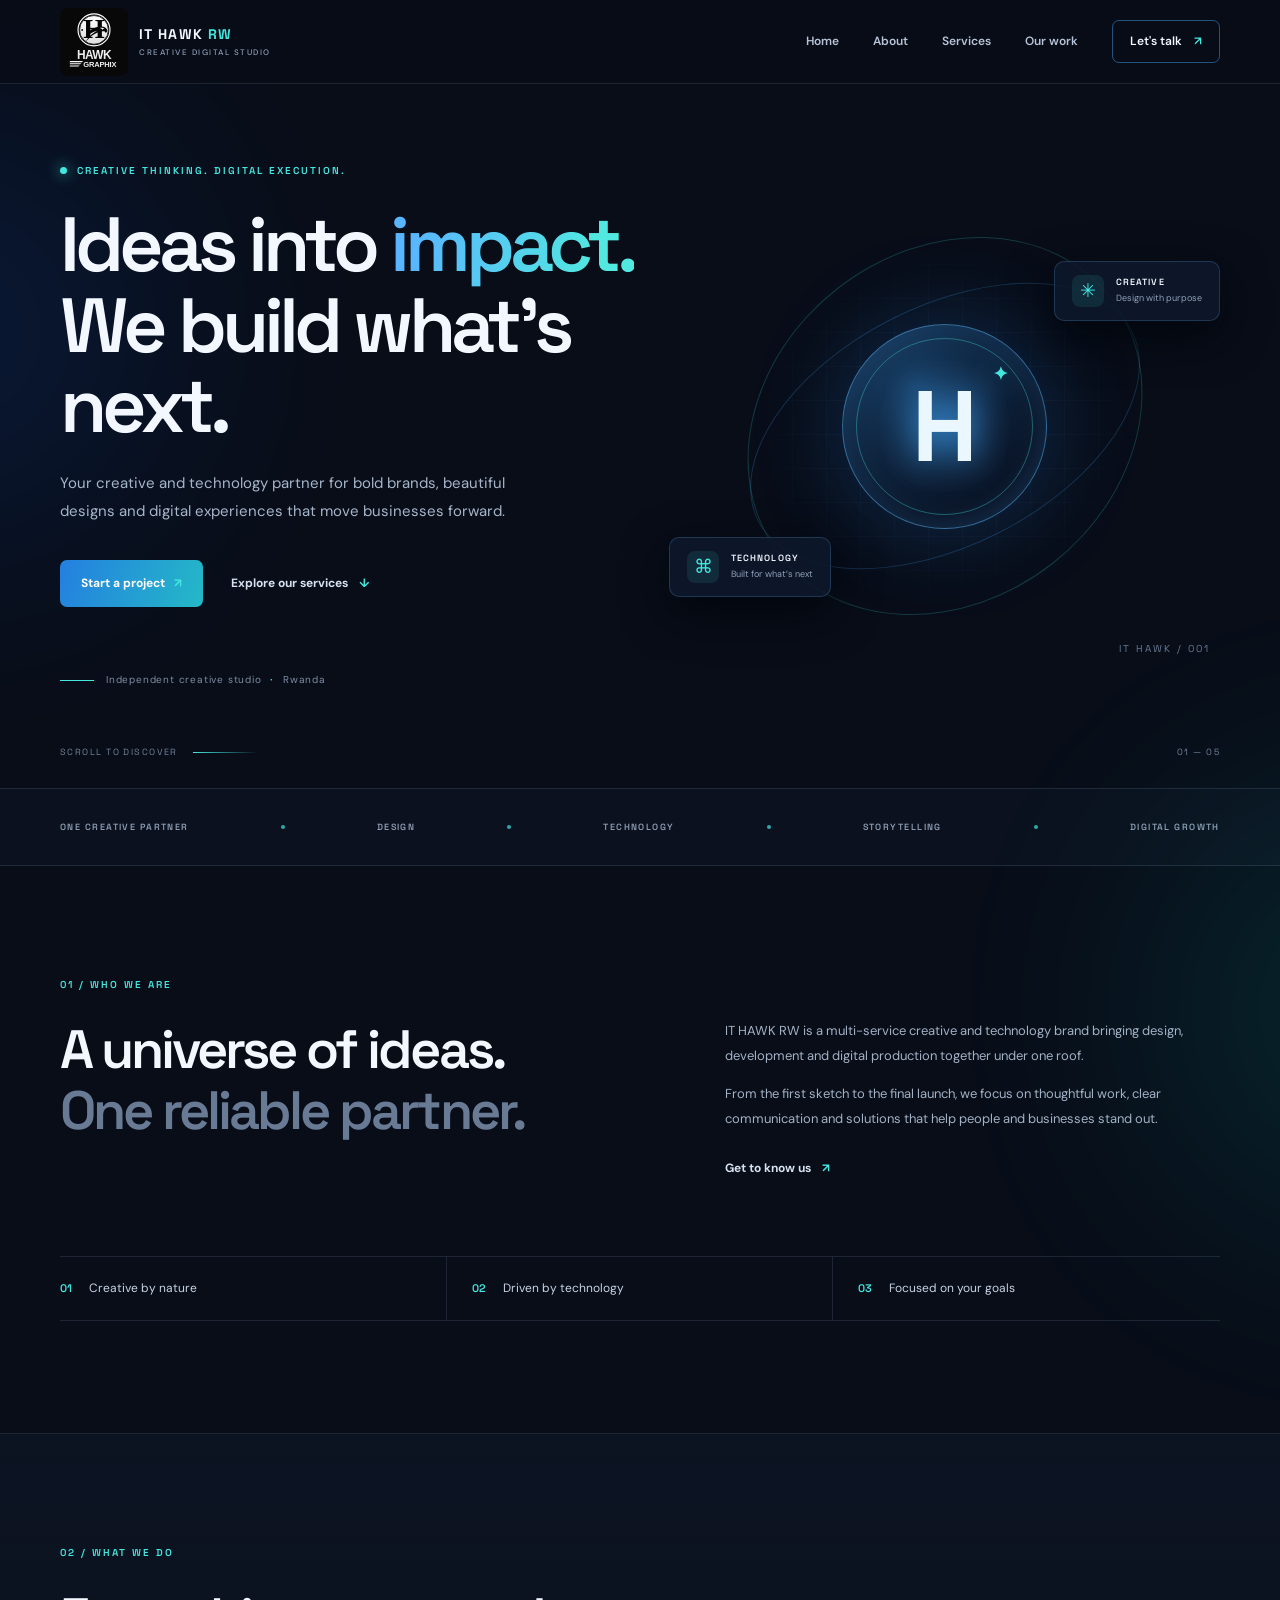
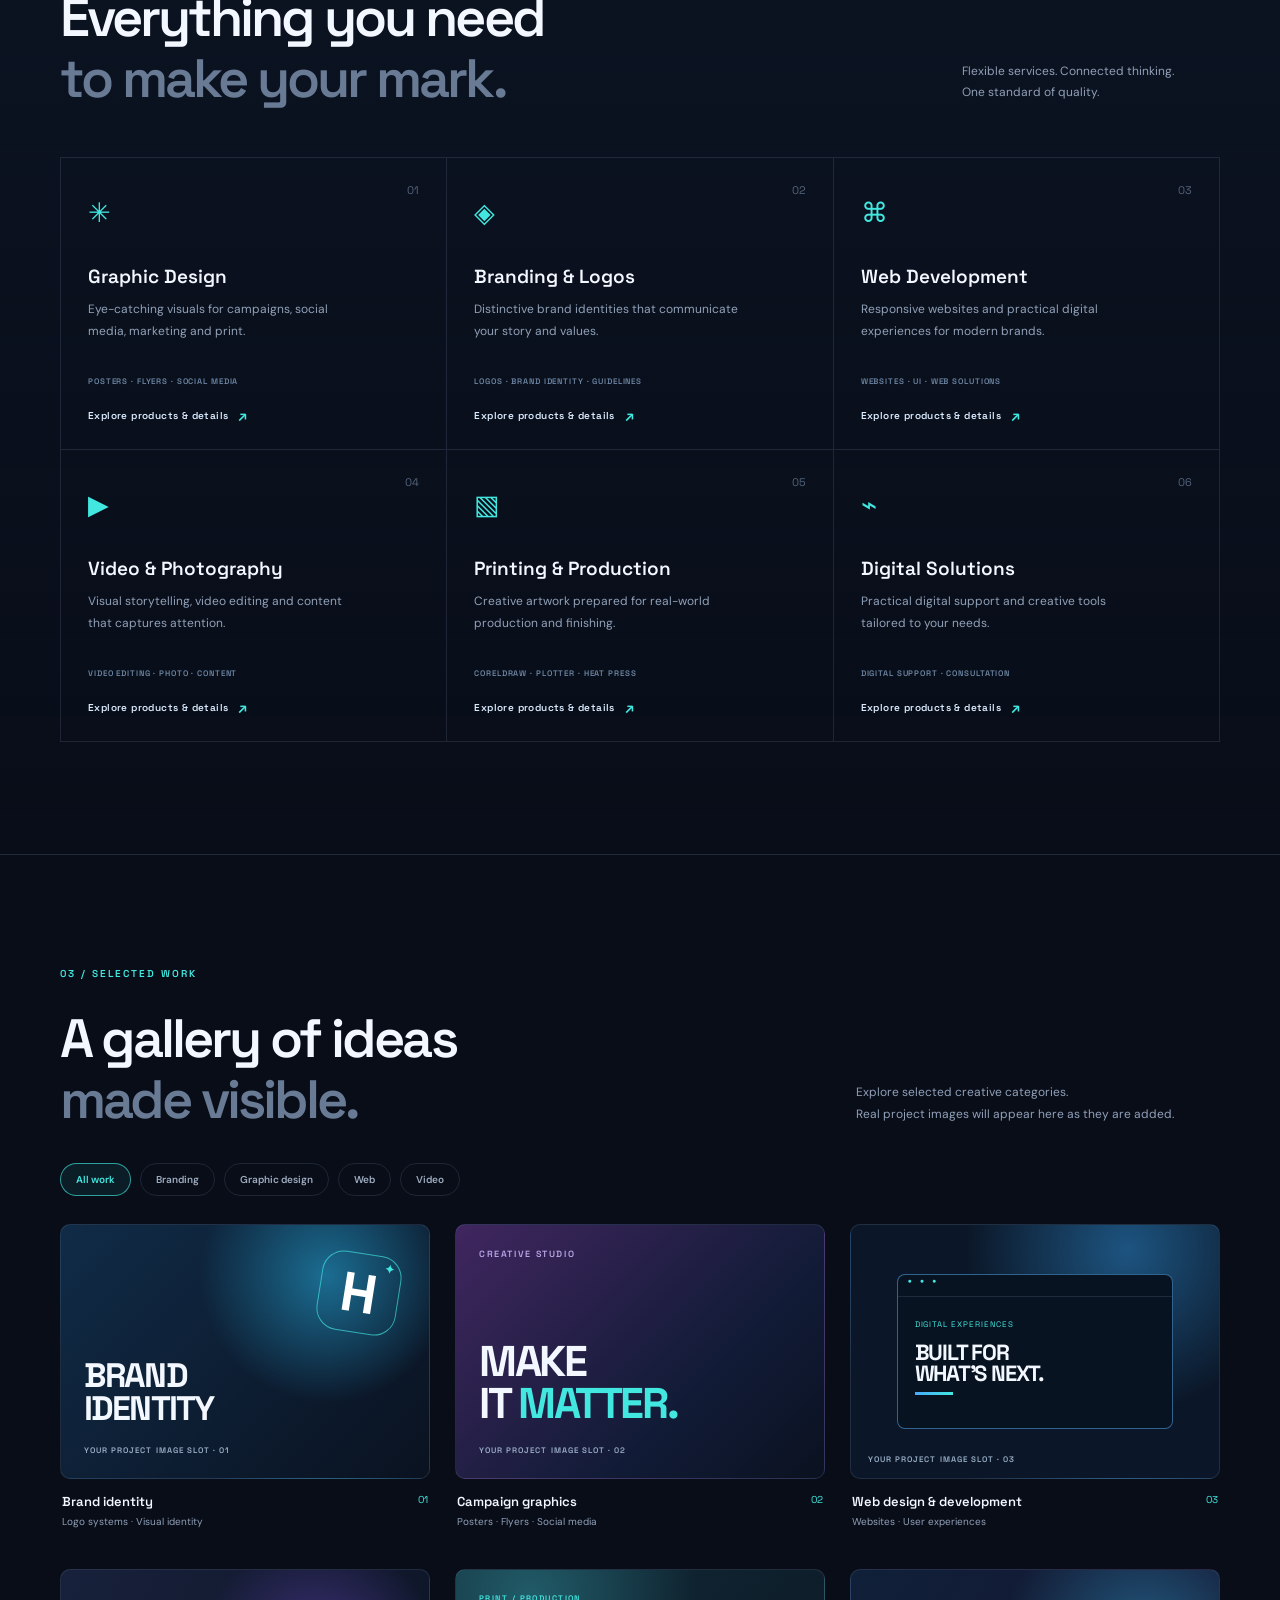
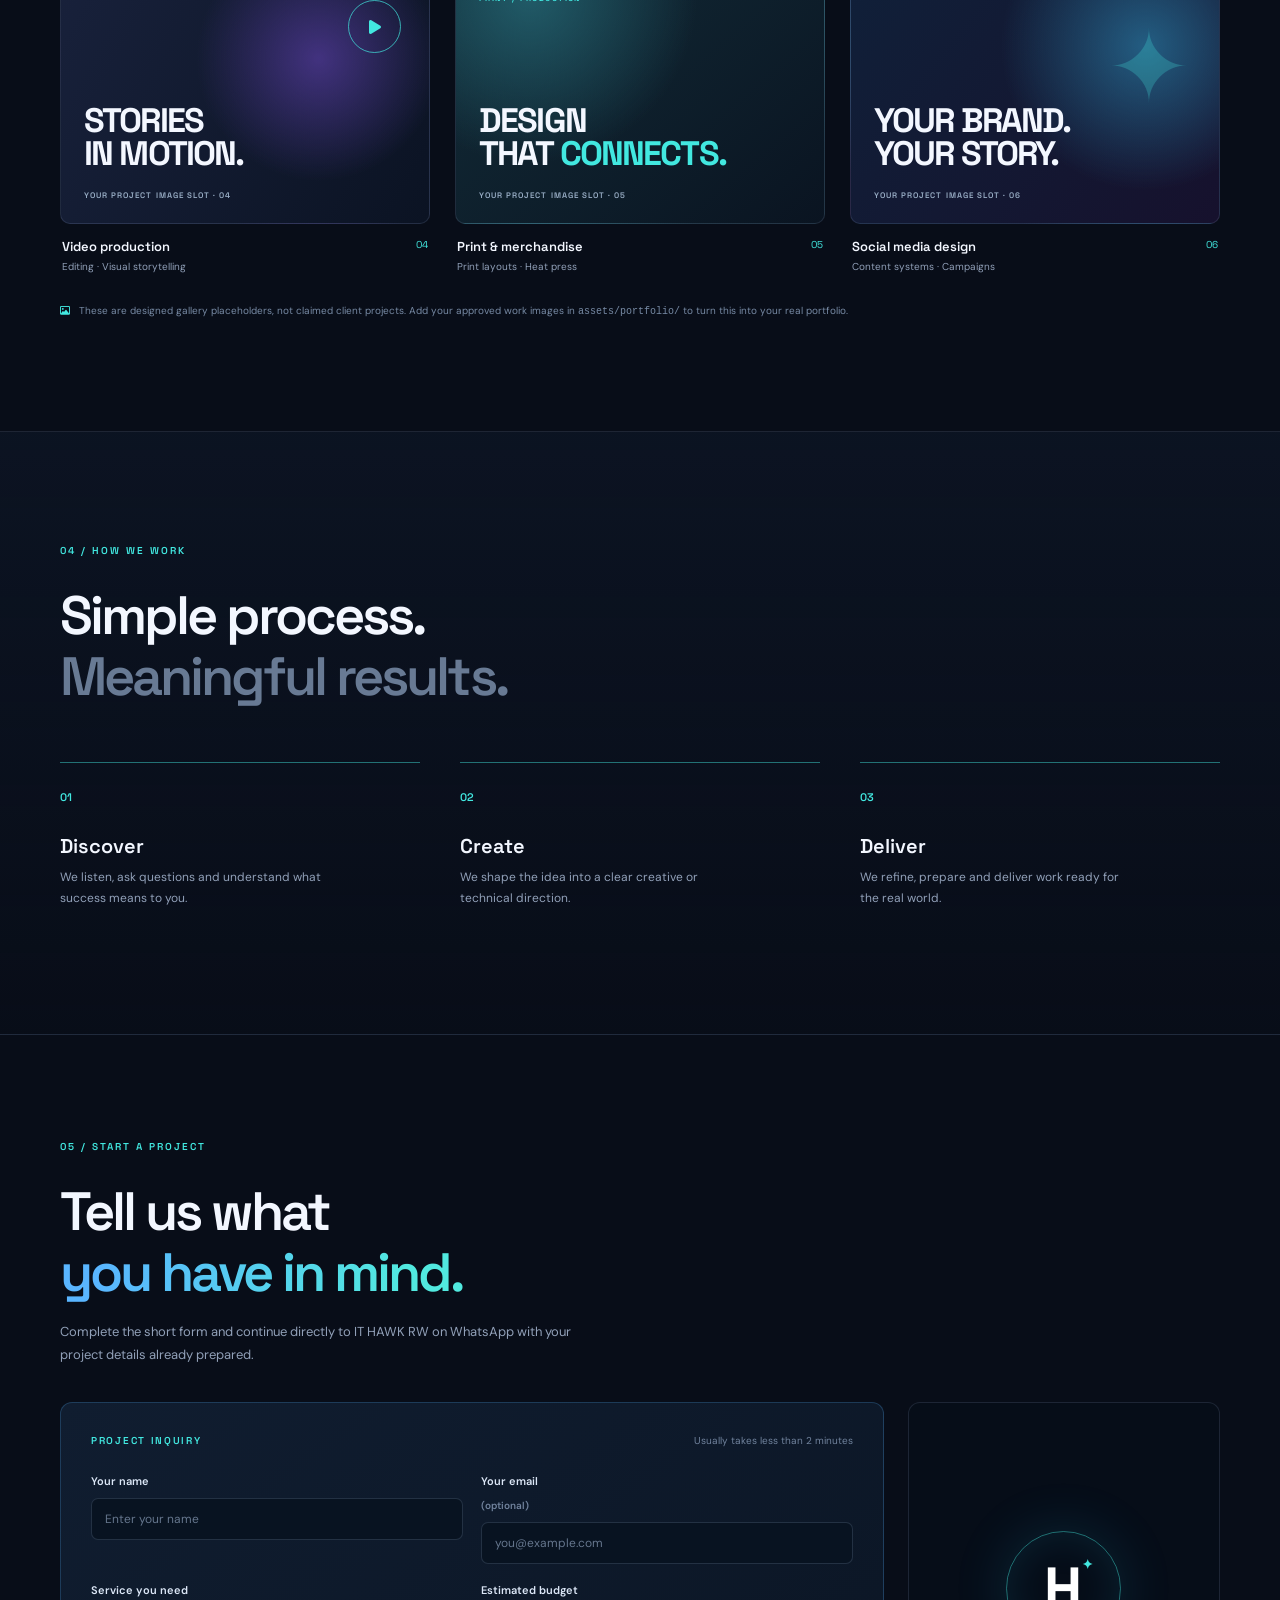
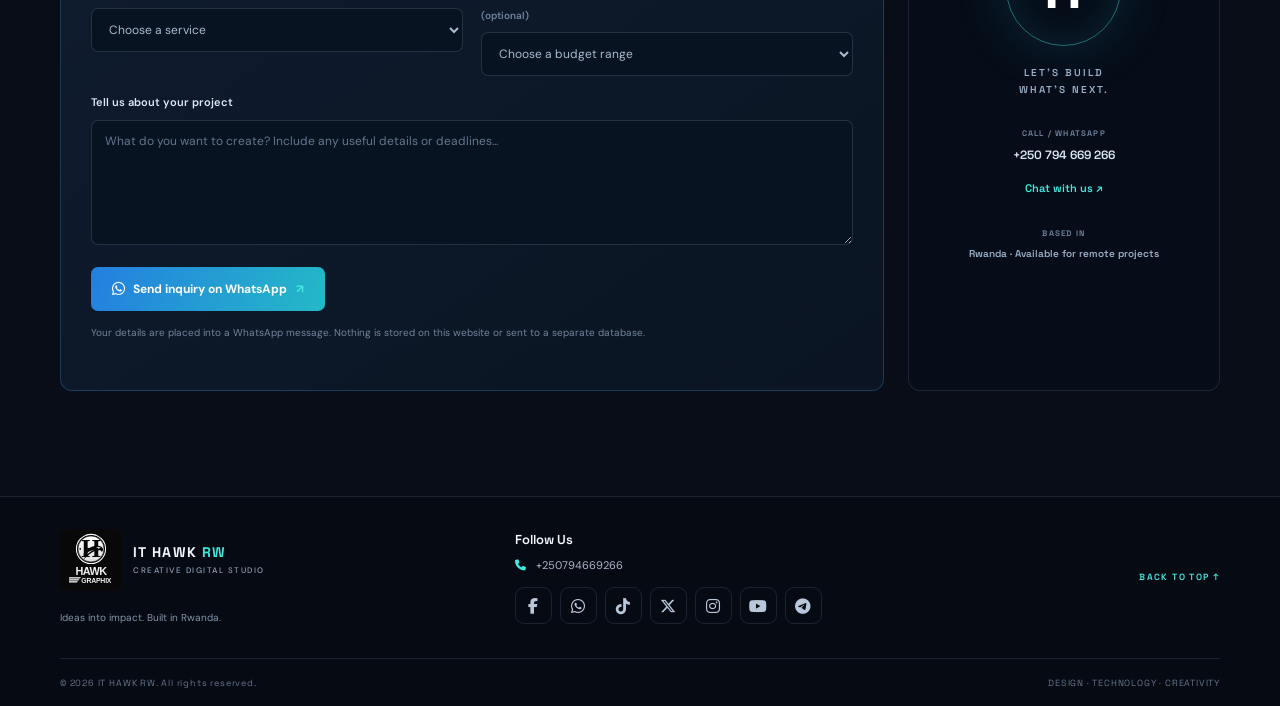
<file: index.html>
<!DOCTYPE html>
<html lang="en">
<head>
  <meta charset="UTF-8">
  <meta name="viewport" content="width=device-width, initial-scale=1.0">
  <meta name="theme-color" content="#080d18">
  <meta name="description" content="IT HAWK RW — creative design, web development, video production, branding and digital solutions in Rwanda.">
  <meta name="keywords" content="IT HAWK RW, graphic design Rwanda, web development Rwanda, logo design, video editing, printing, digital solutions">
  <meta name="author" content="IT HAWK RW">
  <meta name="robots" content="index, follow, max-image-preview:large">
  <meta name="color-scheme" content="dark">
  <meta name="twitter:card" content="summary">
  <meta name="twitter:title" content="IT HAWK RW | Creative Digital Solutions">
  <meta name="twitter:description" content="Creative design, branding, websites, video and digital production in Rwanda.">
  <meta property="og:title" content="IT HAWK RW | Creative Digital Solutions">
  <meta property="og:description" content="Ideas into impact. Design, development and digital creativity from Rwanda.">
  <meta property="og:type" content="website">
  <title>IT HAWK RW | Creative Digital Solutions</title>
  <script type="application/ld+json">{"@context":"https://schema.org","@type":"ProfessionalService","name":"IT HAWK RW","alternateName":"Hawk Graphix","description":"Creative design, branding, web development, video production, printing and digital solutions in Rwanda.","telephone":"+250794669266","areaServed":{"@type":"Country","name":"Rwanda"},"sameAs":["https://www.facebook.com/mrhawk734","https://www.instagram.com/hawk_mrperfect/","https://www.tiktok.com/@mrhawk733","https://x.com/mrhawk2007","https://youtube.com/@mrhawk_rw","https://t.me/it_hawk_rw","https://wa.me/250794669266"],"image":"assets/brand/hawk-graphix.svg"}</script>
  <link rel="icon" href="favicon.svg" type="image/svg+xml">
  <link rel="apple-touch-icon" href="favicon.svg">
  <link rel="preconnect" href="https://fonts.googleapis.com">
  <link rel="preconnect" href="https://fonts.gstatic.com" crossorigin>
  <link href="https://fonts.googleapis.com/css2?family=DM+Sans:wght@400;500;600;700&family=Space+Grotesk:wght@400;500;600;700&display=swap" rel="stylesheet">
  <link rel="stylesheet" href="styles.css">
  <link rel="stylesheet" href="https://cdnjs.cloudflare.com/ajax/libs/font-awesome/6.5.2/css/all.min.css" referrerpolicy="no-referrer">
</head>
<body>
  <a class="skip-link" href="#main-content">Skip to content</a>
  <div class="ambient ambient-one"></div><div class="ambient ambient-two"></div>
  <header class="site-header" id="top">
    <nav class="nav container" aria-label="Main navigation">
      <a class="brand" href="#top" aria-label="IT HAWK RW home">
        <img class="brand-logo" src="assets/brand/hawk-graphix.svg" alt="Hawk Graphix logo"><span class="brand-name">IT HAWK <b>RW</b><small>CREATIVE DIGITAL STUDIO</small></span>
      </a>
      <button class="menu-toggle" aria-label="Toggle navigation" aria-controls="primary-navigation" aria-expanded="false"><span></span><span></span><span></span></button>
      <div class="nav-links" id="primary-navigation">
        <a href="#home">Home</a><a href="#about">About</a><a href="#services">Services</a><a href="#work">Our work</a><a href="#contact" class="nav-cta">Let's talk <span>↗</span></a>
      </div>
    </nav>
  </header>

  <main id="main-content">
    <section class="hero section container" id="home">
      <div class="hero-copy reveal">
        <div class="eyebrow"><span class="status-dot"></span> CREATIVE THINKING. DIGITAL EXECUTION.</div>
        <h1>Ideas into <span class="gradient-text">impact.</span><br>We build what’s next.</h1>
        <p class="hero-description">Your creative and technology partner for bold brands, beautiful designs and digital experiences that move businesses forward.</p>
        <div class="hero-actions"><a class="button button-primary" href="#contact">Start a project <span>↗</span></a><a class="text-link" href="#services">Explore our services <span>↓</span></a></div>
        <div class="hero-note"><span class="note-line"></span><span>Independent creative studio <b>·</b> Rwanda</span></div>
      </div>
      <div class="hero-art reveal" aria-label="Abstract digital artwork">
        <div class="orbit orbit-a"></div><div class="orbit orbit-b"></div>
        <div class="art-grid"></div>
        <div class="art-core"><div class="core-ring"></div><span>H</span><i>✦</i></div>
        <div class="float-card card-top"><span class="mini-icon">✳</span><div><b>CREATIVE</b><small>Design with purpose</small></div></div>
        <div class="float-card card-bottom"><span class="mini-icon">⌘</span><div><b>TECHNOLOGY</b><small>Built for what’s next</small></div></div>
        <span class="art-label">IT HAWK / 001</span>
      </div>
      <div class="hero-bottom"><span>SCROLL TO DISCOVER</span><span class="scroll-line"></span><span>01 — 05</span></div>
    </section>

    <section class="trust-strip"><div class="container trust-inner"><span>ONE CREATIVE PARTNER</span><i></i><span>DESIGN</span><i></i><span>TECHNOLOGY</span><i></i><span>STORYTELLING</span><i></i><span>DIGITAL GROWTH</span></div></section>

    <section class="section container about-section" id="about">
      <div class="section-kicker reveal">01 / WHO WE ARE</div>
      <div class="about-grid">
        <h2 class="section-heading reveal">A universe of ideas.<br><span class="muted">One reliable partner.</span></h2>
        <div class="about-copy reveal"><p>IT HAWK RW is a multi-service creative and technology brand bringing design, development and digital production together under one roof.</p><p>From the first sketch to the final launch, we focus on thoughtful work, clear communication and solutions that help people and businesses stand out.</p><a class="text-link" href="#contact">Get to know us <span>↗</span></a></div>
      </div>
      <div class="value-row reveal"><div><strong>01</strong><span>Creative by nature</span></div><div><strong>02</strong><span>Driven by technology</span></div><div><strong>03</strong><span>Focused on your goals</span></div></div>
    </section>

    <section class="section services-section" id="services"><div class="container">
      <div class="section-kicker reveal">02 / WHAT WE DO</div>
      <div class="section-title-row reveal"><h2 class="section-heading">Everything you need<br><span class="muted">to make your mark.</span></h2><p>Flexible services. Connected thinking.<br>One standard of quality.</p></div>
      <div class="services-grid">
        <article class="service-card reveal" data-service="graphic-design"><span class="service-number">01</span><div class="service-icon">✳</div><h3>Graphic Design</h3><p>Eye-catching visuals for campaigns, social media, marketing and print.</p><span class="service-tags">POSTERS · FLYERS · SOCIAL MEDIA</span><a class="service-more" href="services.html#graphic-design">Explore products & details <span>↗</span></a></article>
        <article class="service-card reveal" data-service="branding"><span class="service-number">02</span><div class="service-icon">◈</div><h3>Branding & Logos</h3><p>Distinctive brand identities that communicate your story and values.</p><span class="service-tags">LOGOS · BRAND IDENTITY · GUIDELINES</span><a class="service-more" href="services.html#branding">Explore products & details <span>↗</span></a></article>
        <article class="service-card reveal" data-service="web-development"><span class="service-number">03</span><div class="service-icon">⌘</div><h3>Web Development</h3><p>Responsive websites and practical digital experiences for modern brands.</p><span class="service-tags">WEBSITES · UI · WEB SOLUTIONS</span><a class="service-more" href="services.html#web-development">Explore products & details <span>↗</span></a></article>
        <article class="service-card reveal" data-service="video-photo"><span class="service-number">04</span><div class="service-icon">▶</div><h3>Video & Photography</h3><p>Visual storytelling, video editing and content that captures attention.</p><span class="service-tags">VIDEO EDITING · PHOTO · CONTENT</span><a class="service-more" href="services.html#video-photo">Explore products & details <span>↗</span></a></article>
        <article class="service-card reveal" data-service="printing"><span class="service-number">05</span><div class="service-icon">▧</div><h3>Printing & Production</h3><p>Creative artwork prepared for real-world production and finishing.</p><span class="service-tags">CORELDRAW · PLOTTER · HEAT PRESS</span><a class="service-more" href="services.html#printing">Explore products & details <span>↗</span></a></article>
        <article class="service-card reveal" data-service="digital-solutions"><span class="service-number">06</span><div class="service-icon">⌁</div><h3>Digital Solutions</h3><p>Practical digital support and creative tools tailored to your needs.</p><span class="service-tags">DIGITAL SUPPORT · CONSULTATION</span><a class="service-more" href="services.html#digital-solutions">Explore products & details <span>↗</span></a></article>
      </div>
    </div></section>

    <section class="section container work-section" id="work">
      <div class="section-kicker reveal">03 / SELECTED WORK</div>
      <div class="section-title-row reveal"><h2 class="section-heading">A gallery of ideas<br><span class="muted">made visible.</span></h2><p>Explore selected creative categories.<br>Real project images will appear here as they are added.</p></div>
      <div class="gallery-filters reveal" role="group" aria-label="Filter portfolio projects">
        <button class="gallery-filter active" type="button" data-filter="all" aria-pressed="true">All work</button>
        <button class="gallery-filter" type="button" data-filter="branding" aria-pressed="false">Branding</button>
        <button class="gallery-filter" type="button" data-filter="graphic" aria-pressed="false">Graphic design</button>
        <button class="gallery-filter" type="button" data-filter="web" aria-pressed="false">Web</button>
        <button class="gallery-filter" type="button" data-filter="video" aria-pressed="false">Video</button>
      </div>
      <div class="gallery-grid" id="portfolio-gallery">
        <article class="gallery-card reveal" data-category="branding">
          <div class="gallery-art gallery-brand"><span class="gallery-art-mark">H<span>✦</span></span><b>BRAND<br>IDENTITY</b><small>YOUR PROJECT IMAGE SLOT · 01</small></div>
          <div class="gallery-caption"><div><h3>Brand identity</h3><p>Logo systems · Visual identity</p></div><span>01</span></div>
        </article>
        <article class="gallery-card reveal" data-category="graphic">
          <div class="gallery-art gallery-poster"><span class="poster-kicker">CREATIVE STUDIO</span><b>MAKE<br>IT <i>MATTER.</i></b><small>YOUR PROJECT IMAGE SLOT · 02</small></div>
          <div class="gallery-caption"><div><h3>Campaign graphics</h3><p>Posters · Flyers · Social media</p></div><span>02</span></div>
        </article>
        <article class="gallery-card reveal" data-category="web">
          <div class="gallery-art gallery-interface"><div class="mini-browser"><div class="mini-browser-top">● ● ●</div><div class="mini-browser-body"><small>DIGITAL EXPERIENCES</small><b>BUILT FOR<br>WHAT'S NEXT.</b><i></i></div></div><small>YOUR PROJECT IMAGE SLOT · 03</small></div>
          <div class="gallery-caption"><div><h3>Web design & development</h3><p>Websites · User experiences</p></div><span>03</span></div>
        </article>
        <article class="gallery-card reveal" data-category="video">
          <div class="gallery-art gallery-motion"><span class="motion-play"><i class="fa-solid fa-play"></i></span><b>STORIES<br>IN MOTION.</b><small>YOUR PROJECT IMAGE SLOT · 04</small></div>
          <div class="gallery-caption"><div><h3>Video production</h3><p>Editing · Visual storytelling</p></div><span>04</span></div>
        </article>
        <article class="gallery-card reveal" data-category="graphic">
          <div class="gallery-art gallery-print"><span>PRINT / PRODUCTION</span><b>DESIGN<br>THAT <i>CONNECTS.</i></b><small>YOUR PROJECT IMAGE SLOT · 05</small></div>
          <div class="gallery-caption"><div><h3>Print & merchandise</h3><p>Print layouts · Heat press</p></div><span>05</span></div>
        </article>
        <article class="gallery-card reveal" data-category="branding">
          <div class="gallery-art gallery-social"><span class="social-orbit">✦</span><b>YOUR BRAND.<br>YOUR STORY.</b><small>YOUR PROJECT IMAGE SLOT · 06</small></div>
          <div class="gallery-caption"><div><h3>Social media design</h3><p>Content systems · Campaigns</p></div><span>06</span></div>
        </article>
      </div>
      <p class="gallery-note"><i class="fa-regular fa-image"></i> These are designed gallery placeholders, not claimed client projects. Add your approved work images in <code>assets/portfolio/</code> to turn this into your real portfolio.</p>
    </section>

    <section class="process-section"><div class="container section">
      <div class="section-kicker reveal">04 / HOW WE WORK</div><h2 class="section-heading reveal">Simple process.<br><span class="muted">Meaningful results.</span></h2>
      <div class="process-grid"><div class="process-step reveal"><span>01</span><h3>Discover</h3><p>We listen, ask questions and understand what success means to you.</p></div><div class="process-step reveal"><span>02</span><h3>Create</h3><p>We shape the idea into a clear creative or technical direction.</p></div><div class="process-step reveal"><span>03</span><h3>Deliver</h3><p>We refine, prepare and deliver work ready for the real world.</p></div></div>
    </div></section>

    <section class="section container contact-section" id="contact">
      <div class="contact-heading reveal"><div class="section-kicker">05 / START A PROJECT</div><h2 class="section-heading">Tell us what<br><span class="gradient-text">you have in mind.</span></h2><p>Complete the short form and continue directly to IT HAWK RW on WhatsApp with your project details already prepared.</p></div>
      <div class="contact-layout">
        <form class="inquiry-form reveal" id="inquiry-form">
          <div class="form-heading"><span>PROJECT INQUIRY</span><small>Usually takes less than 2 minutes</small></div>
          <div class="form-grid">
            <label>Your name<input type="text" name="name" autocomplete="name" placeholder="Enter your name" required minlength="2"></label>
            <label>Your email <span class="optional">(optional)</span><input type="email" name="email" autocomplete="email" placeholder="you@example.com"></label>
            <label>Service you need<select name="service" required><option value="">Choose a service</option><option>Graphic design</option><option>Branding & logo design</option><option>Web development</option><option>Video editing & photography</option><option>Printing & production</option><option>Social media management/design</option><option>Other digital solution</option></select></label>
            <label>Estimated budget <span class="optional">(optional)</span><select name="budget"><option value="">Choose a budget range</option><option>Under RWF 50,000</option><option>RWF 50,000 – 150,000</option><option>RWF 150,000 – 500,000</option><option>Above RWF 500,000</option><option>Let's discuss</option></select></label>
            <label class="form-full">Tell us about your project<textarea name="message" rows="5" placeholder="What do you want to create? Include any useful details or deadlines..." required minlength="10"></textarea></label>
          </div>
          <button class="button button-primary inquiry-submit" type="submit"><i class="fa-brands fa-whatsapp"></i> Send inquiry on WhatsApp <span>↗</span></button>
          <p class="form-privacy">Your details are placed into a WhatsApp message. Nothing is stored on this website or sent to a separate database.</p>
          <p class="form-feedback" id="form-feedback" role="status" aria-live="polite"></p>
        </form>
        <aside class="contact-side contact-info reveal">
          <div class="contact-orbit">H<span>✦</span></div><span>LET'S BUILD<br>WHAT'S NEXT.</span>
          <div class="direct-contact"><small>CALL / WHATSAPP</small><a href="tel:+250794669266">+250 794 669 266</a><a class="whatsapp-link" href="https://wa.me/250794669266?text=Hello%20IT%20HAWK%20RW%2C%20I%20would%20like%20to%20discuss%20a%20project." target="_blank" rel="noopener noreferrer">Chat with us ↗</a></div>
          <div class="direct-contact"><small>BASED IN</small><span>Rwanda · Available for remote projects</span></div>
        </aside>
      </div>
    </section>
  </main>

  <footer class="footer">
    <div class="container footer-main">
      <div class="footer-brand"><a class="brand" href="#top" aria-label="IT HAWK RW home"><img class="brand-logo" src="assets/brand/hawk-graphix.svg" alt="Hawk Graphix logo"><span class="brand-name">IT HAWK <b>RW</b><small>CREATIVE DIGITAL STUDIO</small></span></a><p>Ideas into impact. Built in Rwanda.</p></div>
      <div class="footer-social">
        <h3>Follow Us</h3>
        <p class="footer-contact"><i class="fa-solid fa-phone"></i> <a href="tel:+250794669266">+250794669266</a></p>
        <div class="social-icons">
          <a class="social-pro facebook" href="https://www.facebook.com/mrhawk734" target="_blank" rel="noopener noreferrer" aria-label="Facebook"><i class="fa-brands fa-facebook-f"></i><span class="label">Facebook</span></a>
          <a class="social-pro whatsapp" href="https://wa.me/250794669266" target="_blank" rel="noopener noreferrer" aria-label="WhatsApp"><i class="fa-brands fa-whatsapp"></i><span class="label">WhatsApp</span></a>
          <a class="social-pro tiktok" href="https://www.tiktok.com/@mrhawk733" target="_blank" rel="noopener noreferrer" aria-label="TikTok"><i class="fa-brands fa-tiktok"></i><span class="label">TikTok</span></a>
          <a class="social-pro twitter" href="https://x.com/mrhawk2007" target="_blank" rel="noopener noreferrer" aria-label="X"><i class="fa-brands fa-x-twitter"></i><span class="label">X</span></a>
          <a class="social-pro instagram" href="https://www.instagram.com/hawk_mrperfect/" target="_blank" rel="noopener noreferrer" aria-label="Instagram"><i class="fa-brands fa-instagram"></i><span class="label">Instagram</span></a>
          <a class="social-pro youtube" href="https://youtube.com/@mrhawk_rw" target="_blank" rel="noopener noreferrer" aria-label="YouTube"><i class="fa-brands fa-youtube"></i><span class="label">YouTube</span></a>
          <a class="social-pro telegram" href="https://t.me/it_hawk_rw" target="_blank" rel="noopener noreferrer" aria-label="Telegram"><i class="fa-brands fa-telegram"></i><span class="label">Telegram</span></a>
        </div>
      </div>
      <a href="#top" class="back-top">BACK TO TOP ↑</a>
    </div>
    <div class="container footer-bottom"><span>© <span id="year"></span> IT HAWK RW. All rights reserved.</span><span>DESIGN · TECHNOLOGY · CREATIVITY</span></div>
  </footer>
  <script src="script.js" defer></script>
</body>
</html>
</file>
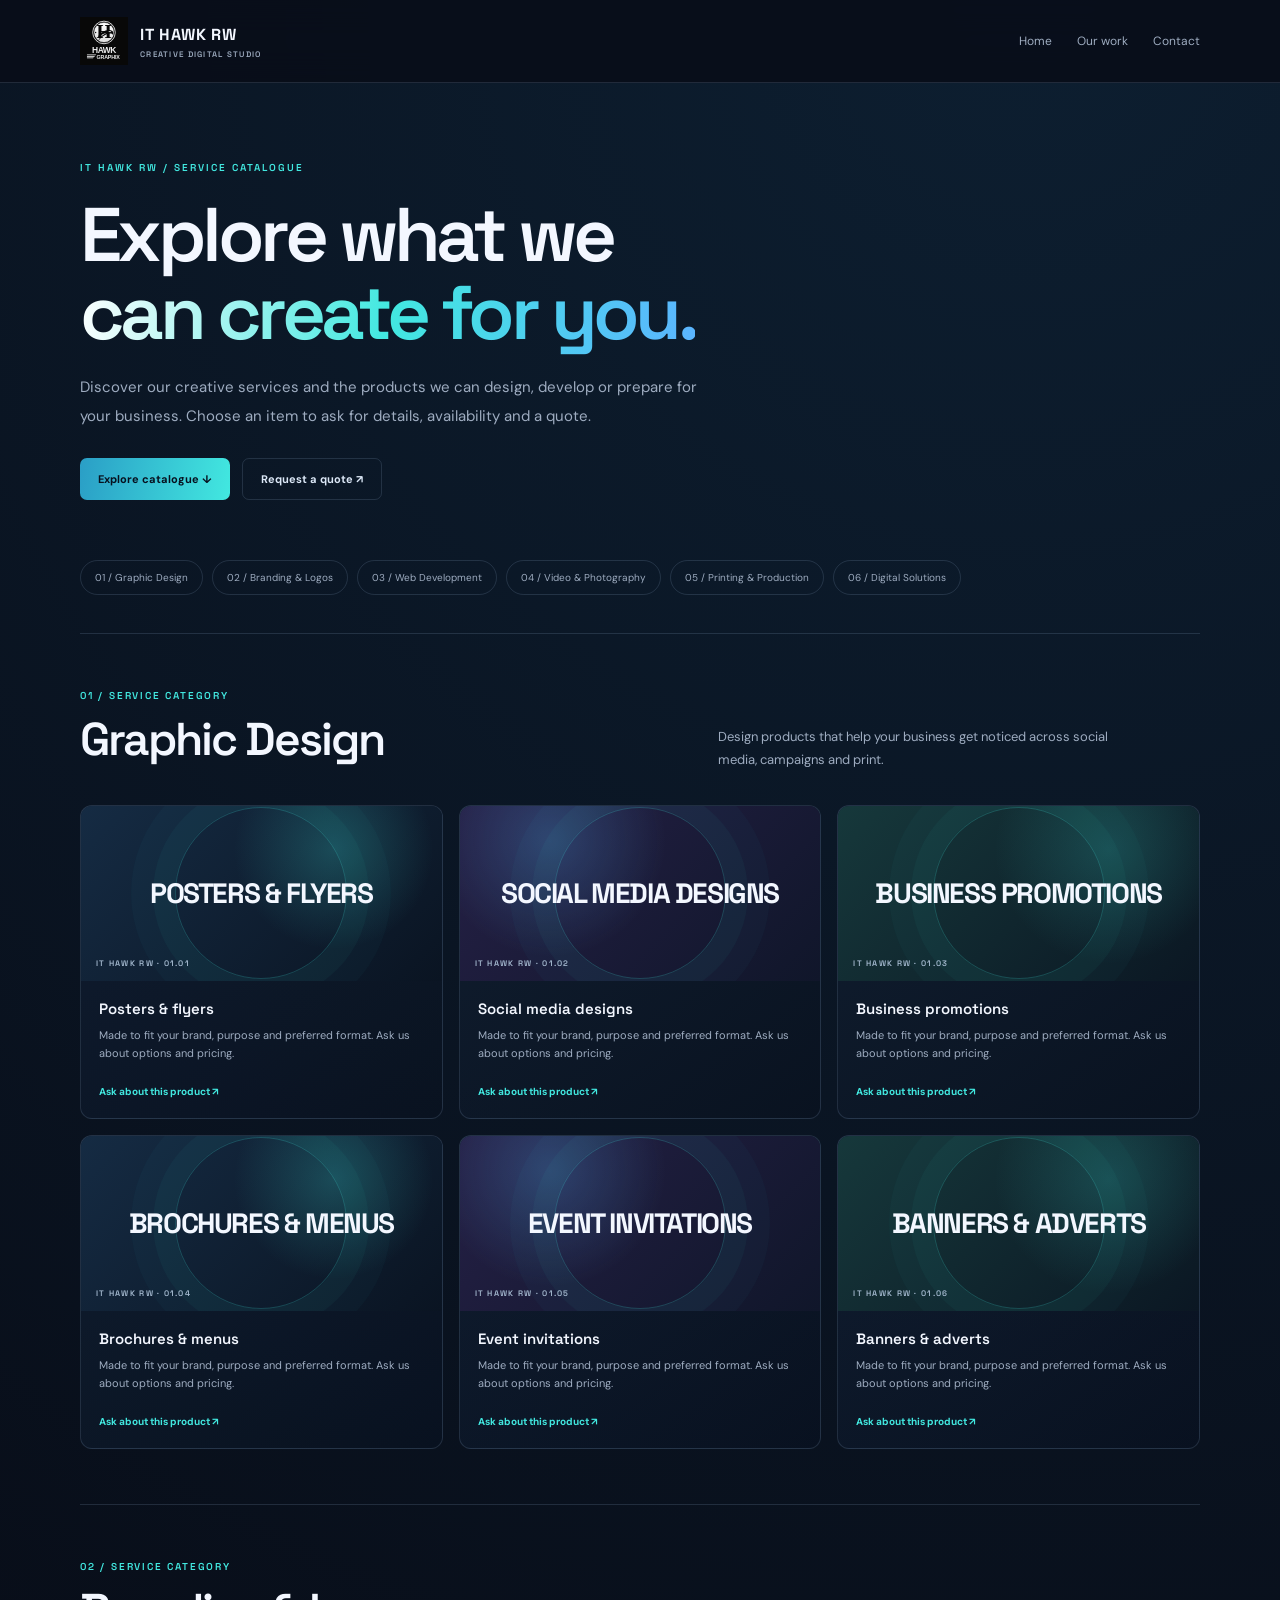
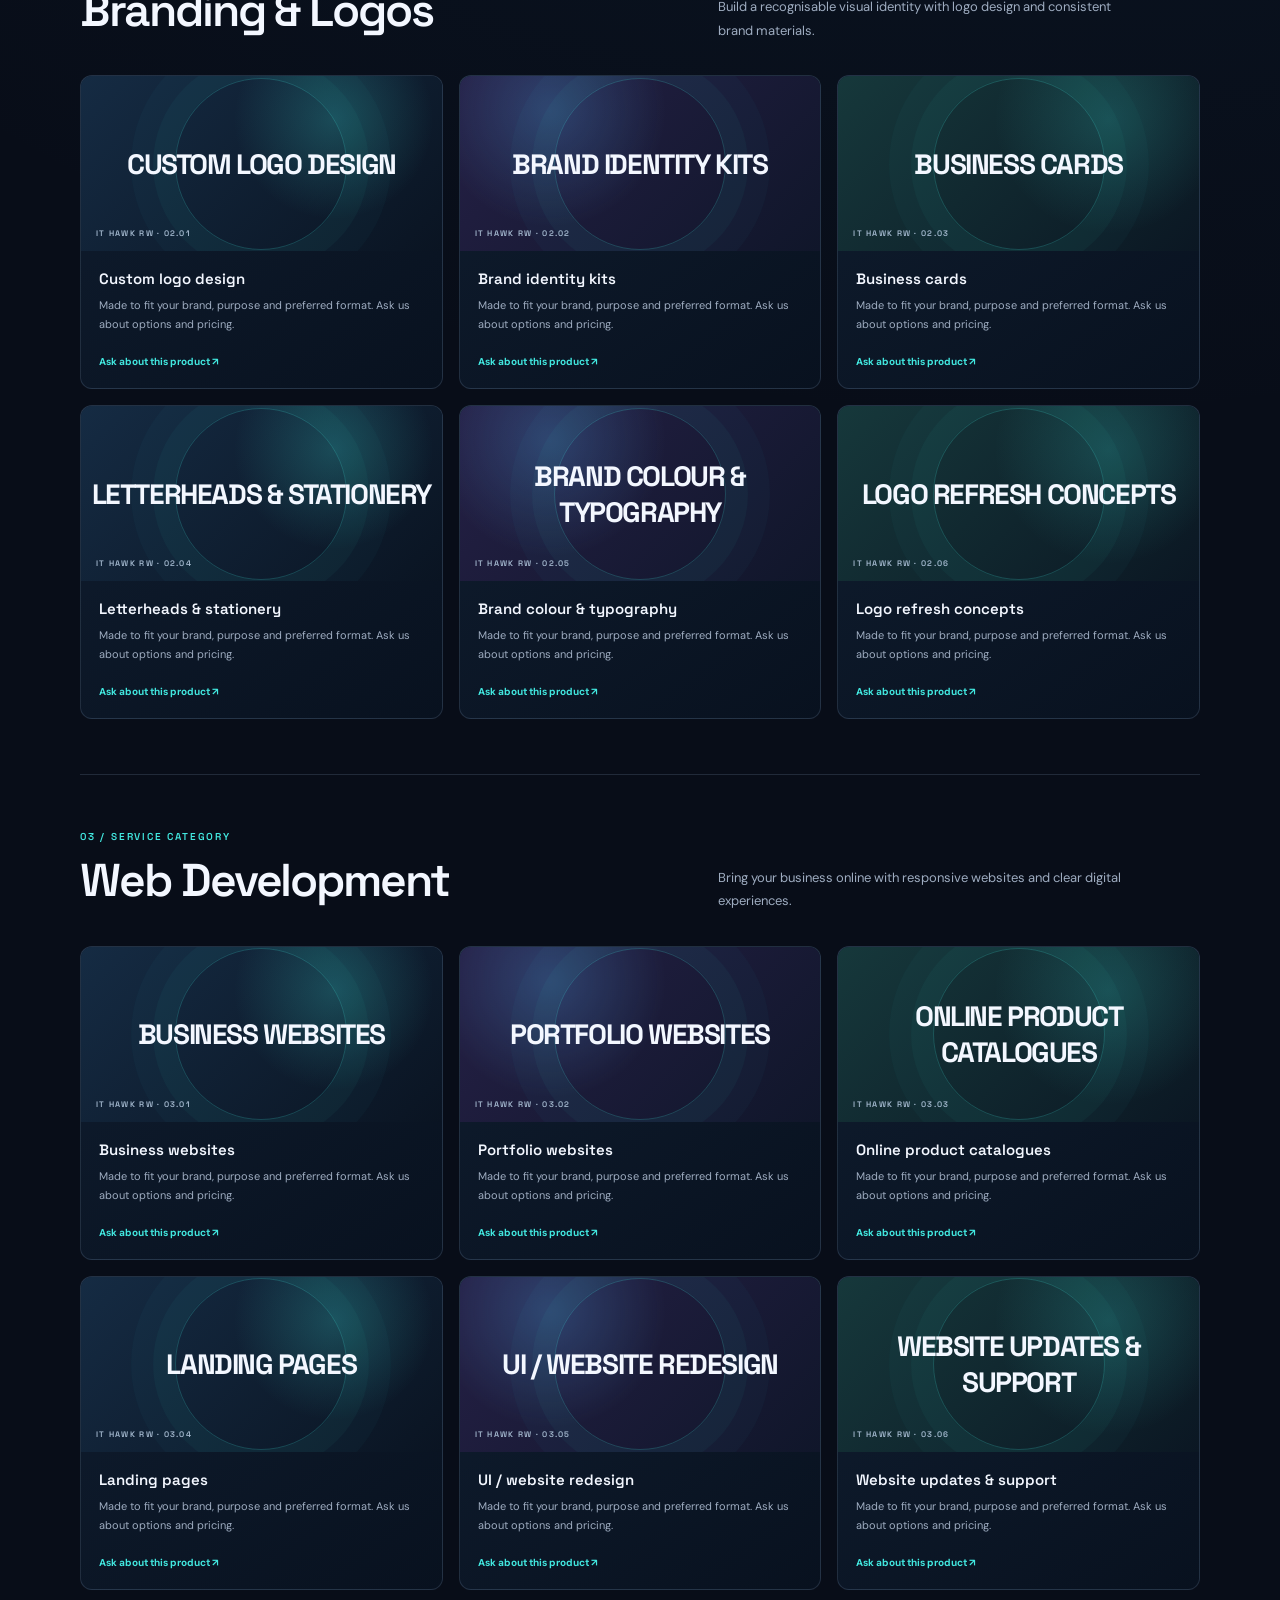
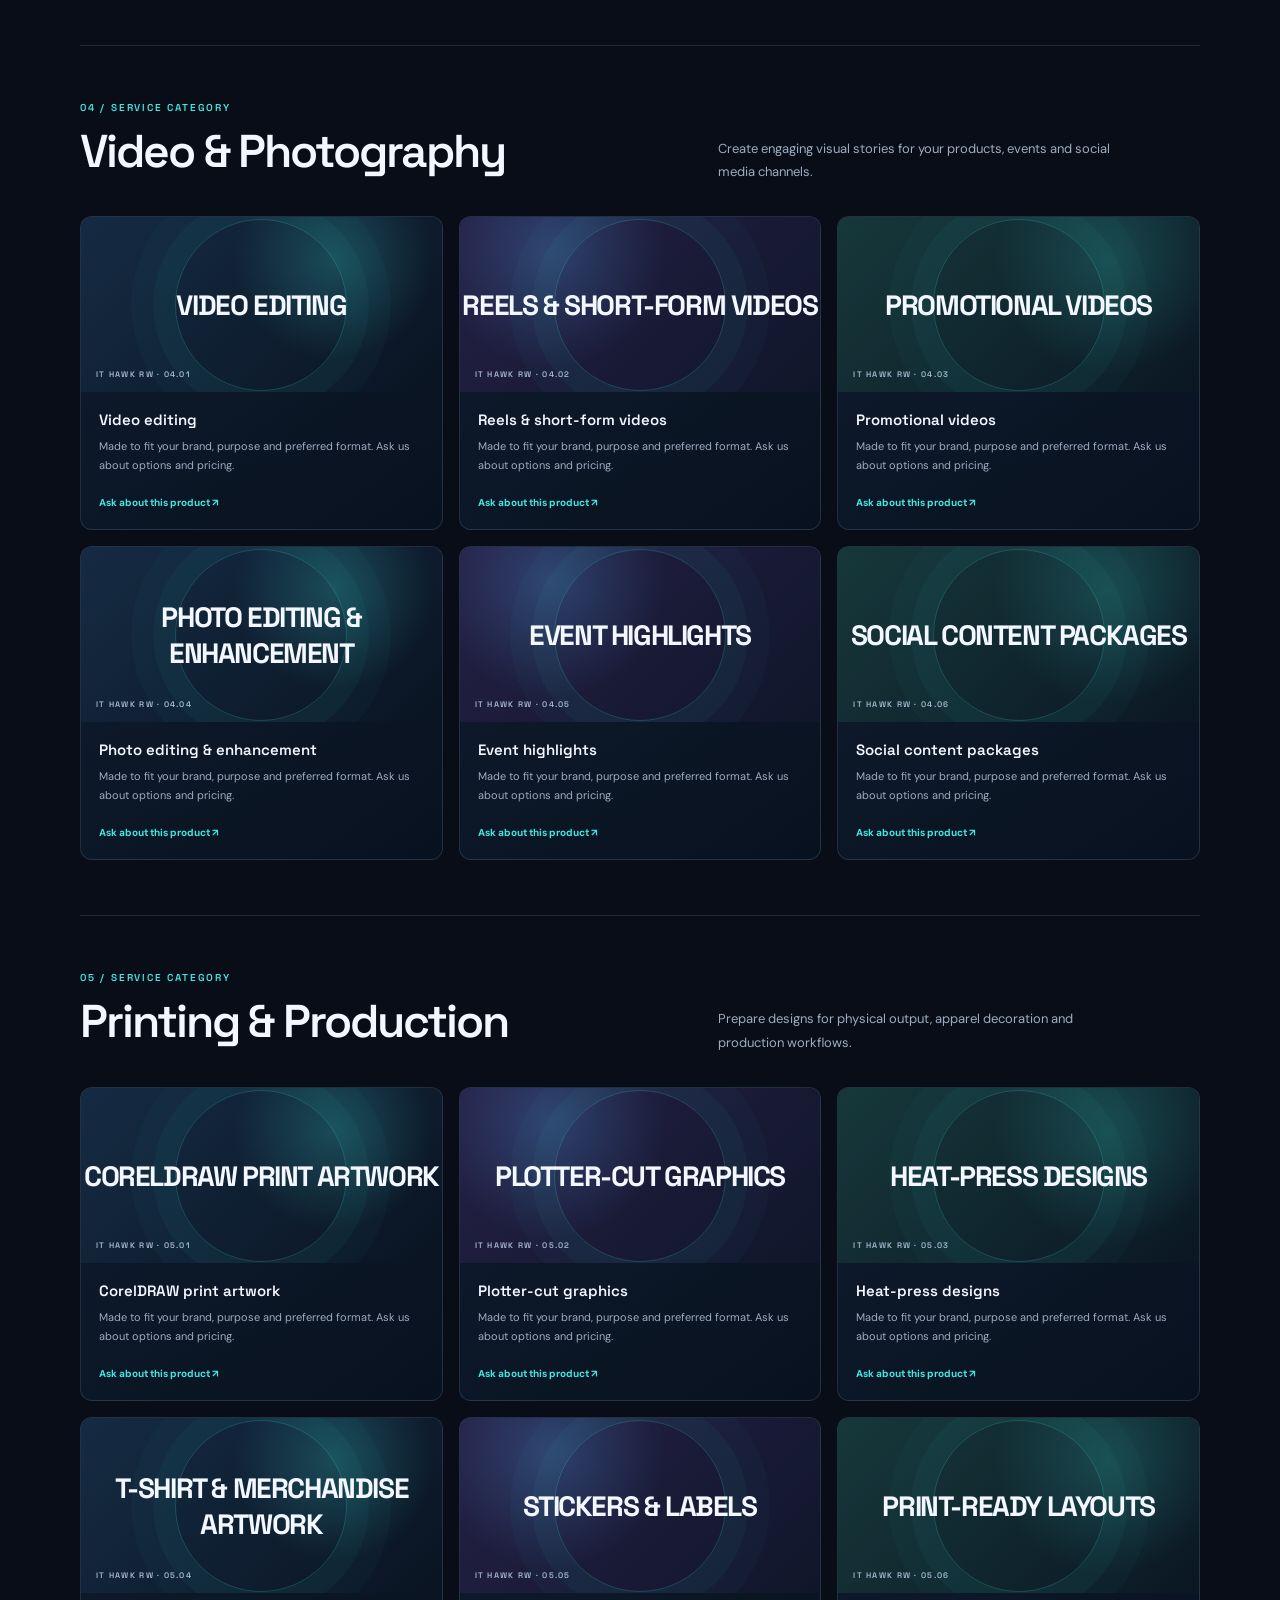
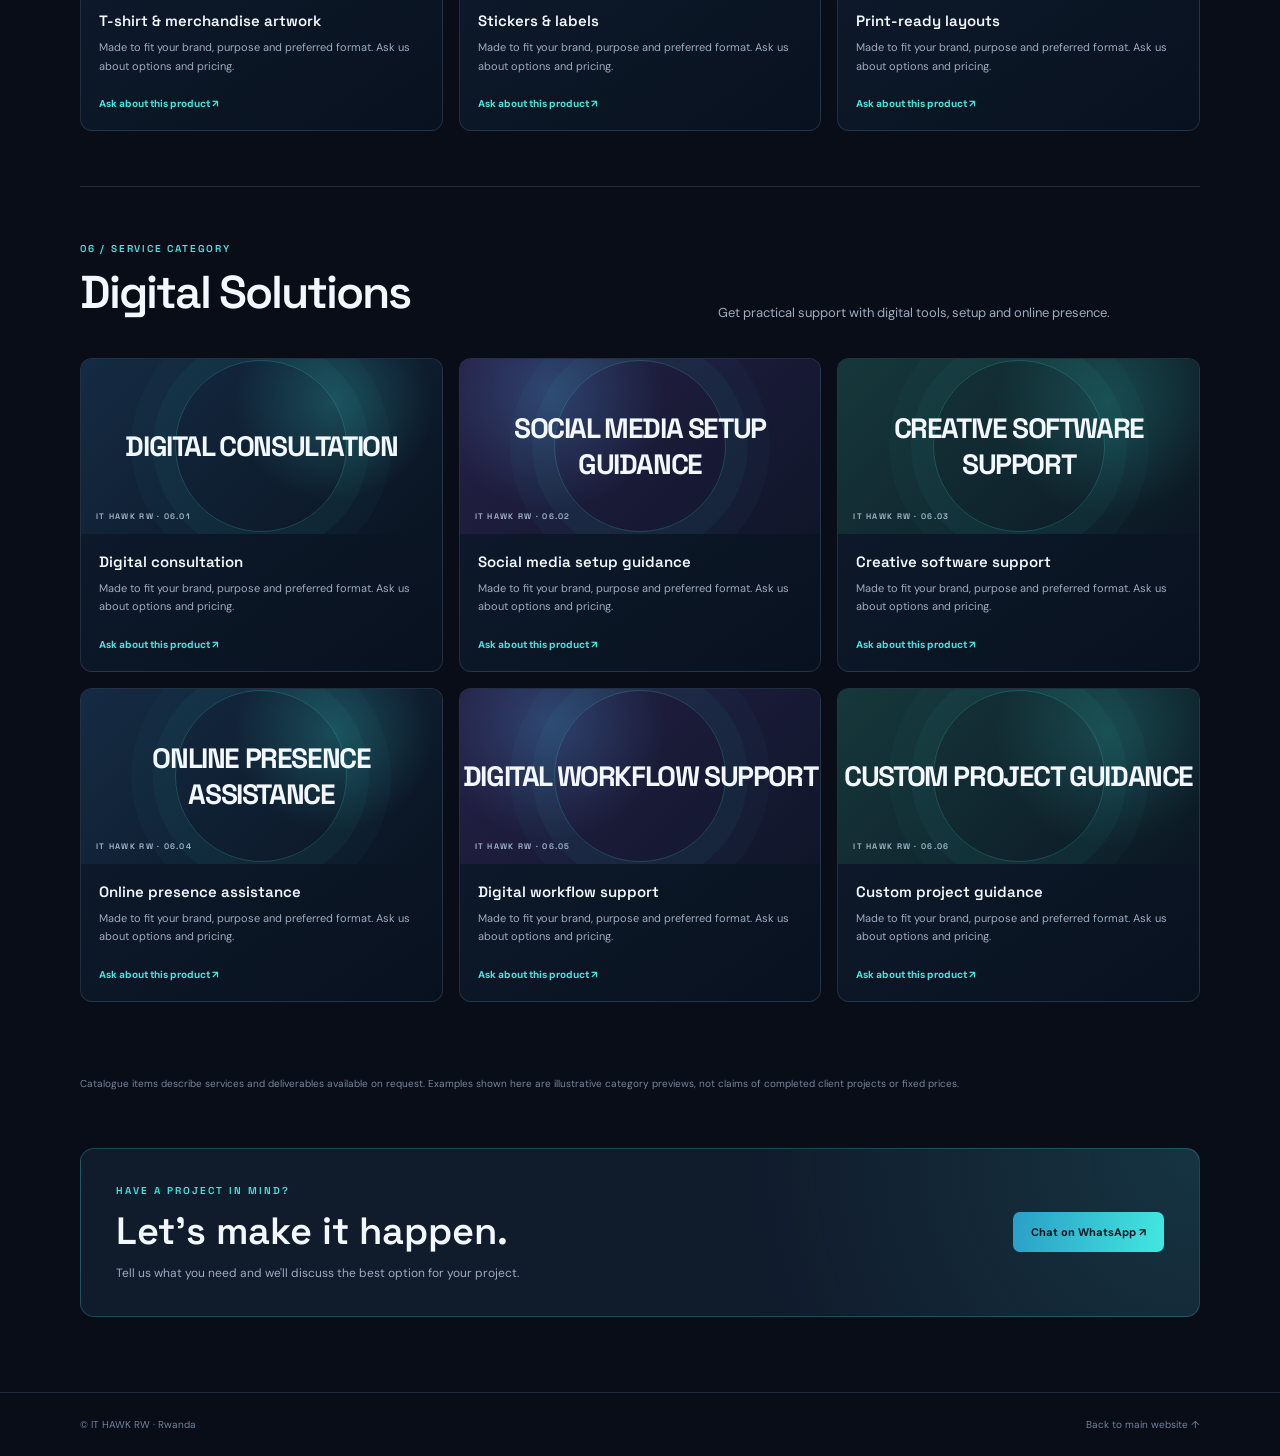
<file: services.html>
<!doctype html><html lang="en"><head><meta charset="utf-8"><meta name="viewport" content="width=device-width,initial-scale=1"><meta name="theme-color" content="#080d18"><meta name="description" content="Explore IT HAWK RW creative services and product offerings: graphic design, branding, web development, video, printing and digital solutions."><title>Services & Products | IT HAWK RW</title><link rel="icon" href="favicon.svg" type="image/svg+xml"><link rel="preconnect" href="https://fonts.googleapis.com"><link rel="preconnect" href="https://fonts.gstatic.com" crossorigin><link href="https://fonts.googleapis.com/css2?family=DM+Sans:wght@400;500;600;700&family=Space+Grotesk:wght@400;500;600;700&display=swap" rel="stylesheet"><style>
:root{color-scheme:dark;--bg:#080d18;--panel:#101b2c;--line:rgba(145,170,205,.18);--text:#f3f7ff;--muted:#9eacc0;--cyan:#42e8e0;--blue:#5bb4ff;--font:"DM Sans",sans-serif;--display:"Space Grotesk",sans-serif}
*{box-sizing:border-box}html{scroll-behavior:smooth}body{margin:0;background:radial-gradient(circle at 80% 0,rgba(30,93,135,.22),transparent 32%),var(--bg);color:var(--text);font-family:var(--font)}a{color:inherit;text-decoration:none}.container{width:min(1120px,calc(100% - 42px));margin:auto}.topbar{position:sticky;top:0;z-index:10;background:rgba(8,13,24,.88);backdrop-filter:blur(16px);border-bottom:1px solid var(--line)}.nav{height:82px;display:flex;align-items:center;justify-content:space-between;gap:20px}.brand{display:flex;align-items:center;gap:12px;font:700 16px var(--display);letter-spacing:.04em}.brand img{width:48px;height:48px}.brand small{display:block;font:600 8px var(--display);letter-spacing:.16em;color:var(--muted);margin-top:4px}.navlinks{display:flex;gap:25px;color:var(--muted);font-size:12px}.navlinks a:hover{color:var(--cyan)}.hero{padding:78px 0 60px}.kicker{font:600 10px var(--display);letter-spacing:.2em;color:var(--cyan)}h1,h2,h3,p{margin-top:0}h1{font:600 clamp(42px,7vw,76px)/1.02 var(--display);letter-spacing:-.06em;max-width:800px;margin:22px 0}.gradient{background:linear-gradient(100deg,#fff,var(--cyan),var(--blue));color:transparent;background-clip:text}.hero p{max-width:650px;color:var(--muted);font-size:15px;line-height:1.9}.hero-actions{display:flex;gap:12px;flex-wrap:wrap;margin-top:28px}.btn{display:inline-flex;align-items:center;gap:12px;padding:13px 18px;border-radius:7px;font-weight:700;font-size:11px}.primary{background:linear-gradient(100deg,#2a9ec6,#42e8e0);color:#07111f}.ghost{border:1px solid var(--line);color:#dce8f7}.catalog-nav{display:flex;flex-wrap:wrap;gap:9px;padding:0 0 38px}.catalog-nav a{padding:10px 14px;border:1px solid var(--line);border-radius:99px;color:var(--muted);font-size:10px}.catalog-nav a:hover{border-color:var(--cyan);color:var(--cyan)}.service{padding:55px 0;border-top:1px solid var(--line);scroll-margin-top:90px}.service-head{display:grid;grid-template-columns:1fr .8fr;gap:35px;align-items:end;margin-bottom:28px}.number{font:600 10px var(--display);color:var(--cyan);letter-spacing:.18em}.service h2{font:600 clamp(30px,4vw,46px)/1.1 var(--display);letter-spacing:-.045em;margin:12px 0}.service-head p{max-width:420px;color:var(--muted);font-size:13px;line-height:1.8;margin:0 0 5px}.products{display:grid;grid-template-columns:repeat(3,minmax(0,1fr));gap:16px}.product{border:1px solid var(--line);background:linear-gradient(145deg,rgba(17,31,50,.9),rgba(9,18,32,.9));border-radius:12px;overflow:hidden;min-width:0}.visual{height:175px;display:grid;place-items:center;position:relative;overflow:hidden;background:radial-gradient(circle at 70% 25%,rgba(66,232,224,.22),transparent 35%),linear-gradient(135deg,#152b43,#0a1422)}.visual:before{content:"";position:absolute;width:170px;height:170px;border:1px solid rgba(66,232,224,.22);border-radius:50%;box-shadow:0 0 0 22px rgba(66,232,224,.035),0 0 0 44px rgba(66,232,224,.025)}.visual b{position:relative;z-index:1;font:700 28px var(--display);letter-spacing:-.05em;text-align:center}.visual span{position:absolute;bottom:13px;left:15px;font:600 8px var(--display);letter-spacing:.16em;color:#a6bbd1}.product:nth-child(3n+2) .visual{background:radial-gradient(circle at 25% 20%,rgba(91,180,255,.24),transparent 38%),linear-gradient(135deg,#252046,#10162a)}.product:nth-child(3n) .visual{background:radial-gradient(circle at 75% 25%,rgba(66,232,224,.18),transparent 38%),linear-gradient(135deg,#16383b,#0b1723)}.product-info{padding:18px}.product-info h3{font:600 15px var(--display);margin:0 0 8px}.product-info p{font-size:11px;line-height:1.7;color:var(--muted);min-height:38px;margin:0 0 15px}.product-info a{display:inline-flex;gap:8px;color:var(--cyan);font-size:10px;font-weight:700}.note{font-size:10px;color:#74869f;line-height:1.8;margin:18px 0 0}.cta{margin:55px auto 75px;padding:35px;border:1px solid rgba(66,232,224,.22);border-radius:14px;background:radial-gradient(circle at 100% 0,rgba(66,232,224,.12),transparent 40%),#101b2c;display:flex;justify-content:space-between;align-items:center;gap:25px}.cta h2{font:600 clamp(25px,4vw,38px) var(--display);margin:10px 0}.cta p{color:var(--muted);font-size:12px;margin:0}.footer{border-top:1px solid var(--line);padding:25px 0;color:#71839d;font-size:10px}.footer .container{display:flex;justify-content:space-between;gap:15px;flex-wrap:wrap}
@media(max-width:760px){.service-head{grid-template-columns:1fr;gap:8px}.products{grid-template-columns:repeat(2,minmax(0,1fr))}.navlinks{gap:12px}.cta{align-items:flex-start;flex-direction:column}}
@media(max-width:520px){.container{width:min(100% - 30px,1120px)}.nav{height:70px}.navlinks a:nth-child(2){display:none}.hero{padding-top:55px}.products{grid-template-columns:1fr}.visual{height:190px}.product-info p{min-height:0}.cta{padding:25px}}
</style></head><body><header class="topbar"><nav class="container nav"><a class="brand" href="index.html"><img src="assets/brand/hawk-graphix.svg" alt="Hawk Graphix"><span>IT HAWK RW<small>CREATIVE DIGITAL STUDIO</small></span></a><div class="navlinks"><a href="index.html">Home</a><a href="index.html#work">Our work</a><a href="index.html#contact">Contact</a></div></nav></header><main><section class="container hero"><div class="kicker">IT HAWK RW / SERVICE CATALOGUE</div><h1>Explore what we<br><span class="gradient">can create for you.</span></h1><p>Discover our creative services and the products we can design, develop or prepare for your business. Choose an item to ask for details, availability and a quote.</p><div class="hero-actions"><a class="btn primary" href="#catalog">Explore catalogue ↓</a><a class="btn ghost" href="https://wa.me/250794669266?text=Hello%20IT%20HAWK%20RW%2C%20I%20would%20like%20to%20know%20more%20about%20your%20project.%20Please%20share%20details%20and%20pricing.">Request a quote ↗</a></div></section><section class="container" id="catalog"><div class="catalog-nav"><a href="#graphic-design">01 / Graphic Design</a><a href="#branding">02 / Branding & Logos</a><a href="#web-development">03 / Web Development</a><a href="#video-photo">04 / Video & Photography</a><a href="#printing">05 / Printing & Production</a><a href="#digital-solutions">06 / Digital Solutions</a></div><section class="service" id="graphic-design"><div class="service-head"><div><div class="number">01 / SERVICE CATEGORY</div><h2>Graphic Design</h2></div><p>Design products that help your business get noticed across social media, campaigns and print.</p></div><div class="products"><article class="product"><div class="visual"><b>POSTERS & FLYERS</b><span>IT HAWK RW · 01.01</span></div><div class="product-info"><h3>Posters & flyers</h3><p>Made to fit your brand, purpose and preferred format. Ask us about options and pricing.</p><a href="https://wa.me/250794669266?text=Hello%20IT%20HAWK%20RW%2C%20I%20would%20like%20to%20know%20more%20about%20Posters%20%26%20flyers.%20Please%20share%20details%20and%20pricing." target="_blank" rel="noopener noreferrer">Ask about this product ↗</a></div></article><article class="product"><div class="visual"><b>SOCIAL MEDIA DESIGNS</b><span>IT HAWK RW · 01.02</span></div><div class="product-info"><h3>Social media designs</h3><p>Made to fit your brand, purpose and preferred format. Ask us about options and pricing.</p><a href="https://wa.me/250794669266?text=Hello%20IT%20HAWK%20RW%2C%20I%20would%20like%20to%20know%20more%20about%20Social%20media%20designs.%20Please%20share%20details%20and%20pricing." target="_blank" rel="noopener noreferrer">Ask about this product ↗</a></div></article><article class="product"><div class="visual"><b>BUSINESS PROMOTIONS</b><span>IT HAWK RW · 01.03</span></div><div class="product-info"><h3>Business promotions</h3><p>Made to fit your brand, purpose and preferred format. Ask us about options and pricing.</p><a href="https://wa.me/250794669266?text=Hello%20IT%20HAWK%20RW%2C%20I%20would%20like%20to%20know%20more%20about%20Business%20promotions.%20Please%20share%20details%20and%20pricing." target="_blank" rel="noopener noreferrer">Ask about this product ↗</a></div></article><article class="product"><div class="visual"><b>BROCHURES & MENUS</b><span>IT HAWK RW · 01.04</span></div><div class="product-info"><h3>Brochures & menus</h3><p>Made to fit your brand, purpose and preferred format. Ask us about options and pricing.</p><a href="https://wa.me/250794669266?text=Hello%20IT%20HAWK%20RW%2C%20I%20would%20like%20to%20know%20more%20about%20Brochures%20%26%20menus.%20Please%20share%20details%20and%20pricing." target="_blank" rel="noopener noreferrer">Ask about this product ↗</a></div></article><article class="product"><div class="visual"><b>EVENT INVITATIONS</b><span>IT HAWK RW · 01.05</span></div><div class="product-info"><h3>Event invitations</h3><p>Made to fit your brand, purpose and preferred format. Ask us about options and pricing.</p><a href="https://wa.me/250794669266?text=Hello%20IT%20HAWK%20RW%2C%20I%20would%20like%20to%20know%20more%20about%20Event%20invitations.%20Please%20share%20details%20and%20pricing." target="_blank" rel="noopener noreferrer">Ask about this product ↗</a></div></article><article class="product"><div class="visual"><b>BANNERS & ADVERTS</b><span>IT HAWK RW · 01.06</span></div><div class="product-info"><h3>Banners & adverts</h3><p>Made to fit your brand, purpose and preferred format. Ask us about options and pricing.</p><a href="https://wa.me/250794669266?text=Hello%20IT%20HAWK%20RW%2C%20I%20would%20like%20to%20know%20more%20about%20Banners%20%26%20adverts.%20Please%20share%20details%20and%20pricing." target="_blank" rel="noopener noreferrer">Ask about this product ↗</a></div></article></div></section><section class="service" id="branding"><div class="service-head"><div><div class="number">02 / SERVICE CATEGORY</div><h2>Branding & Logos</h2></div><p>Build a recognisable visual identity with logo design and consistent brand materials.</p></div><div class="products"><article class="product"><div class="visual"><b>CUSTOM LOGO DESIGN</b><span>IT HAWK RW · 02.01</span></div><div class="product-info"><h3>Custom logo design</h3><p>Made to fit your brand, purpose and preferred format. Ask us about options and pricing.</p><a href="https://wa.me/250794669266?text=Hello%20IT%20HAWK%20RW%2C%20I%20would%20like%20to%20know%20more%20about%20Custom%20logo%20design.%20Please%20share%20details%20and%20pricing." target="_blank" rel="noopener noreferrer">Ask about this product ↗</a></div></article><article class="product"><div class="visual"><b>BRAND IDENTITY KITS</b><span>IT HAWK RW · 02.02</span></div><div class="product-info"><h3>Brand identity kits</h3><p>Made to fit your brand, purpose and preferred format. Ask us about options and pricing.</p><a href="https://wa.me/250794669266?text=Hello%20IT%20HAWK%20RW%2C%20I%20would%20like%20to%20know%20more%20about%20Brand%20identity%20kits.%20Please%20share%20details%20and%20pricing." target="_blank" rel="noopener noreferrer">Ask about this product ↗</a></div></article><article class="product"><div class="visual"><b>BUSINESS CARDS</b><span>IT HAWK RW · 02.03</span></div><div class="product-info"><h3>Business cards</h3><p>Made to fit your brand, purpose and preferred format. Ask us about options and pricing.</p><a href="https://wa.me/250794669266?text=Hello%20IT%20HAWK%20RW%2C%20I%20would%20like%20to%20know%20more%20about%20Business%20cards.%20Please%20share%20details%20and%20pricing." target="_blank" rel="noopener noreferrer">Ask about this product ↗</a></div></article><article class="product"><div class="visual"><b>LETTERHEADS & STATIONERY</b><span>IT HAWK RW · 02.04</span></div><div class="product-info"><h3>Letterheads & stationery</h3><p>Made to fit your brand, purpose and preferred format. Ask us about options and pricing.</p><a href="https://wa.me/250794669266?text=Hello%20IT%20HAWK%20RW%2C%20I%20would%20like%20to%20know%20more%20about%20Letterheads%20%26%20stationery.%20Please%20share%20details%20and%20pricing." target="_blank" rel="noopener noreferrer">Ask about this product ↗</a></div></article><article class="product"><div class="visual"><b>BRAND COLOUR & TYPOGRAPHY</b><span>IT HAWK RW · 02.05</span></div><div class="product-info"><h3>Brand colour & typography</h3><p>Made to fit your brand, purpose and preferred format. Ask us about options and pricing.</p><a href="https://wa.me/250794669266?text=Hello%20IT%20HAWK%20RW%2C%20I%20would%20like%20to%20know%20more%20about%20Brand%20colour%20%26%20typography.%20Please%20share%20details%20and%20pricing." target="_blank" rel="noopener noreferrer">Ask about this product ↗</a></div></article><article class="product"><div class="visual"><b>LOGO REFRESH CONCEPTS</b><span>IT HAWK RW · 02.06</span></div><div class="product-info"><h3>Logo refresh concepts</h3><p>Made to fit your brand, purpose and preferred format. Ask us about options and pricing.</p><a href="https://wa.me/250794669266?text=Hello%20IT%20HAWK%20RW%2C%20I%20would%20like%20to%20know%20more%20about%20Logo%20refresh%20concepts.%20Please%20share%20details%20and%20pricing." target="_blank" rel="noopener noreferrer">Ask about this product ↗</a></div></article></div></section><section class="service" id="web-development"><div class="service-head"><div><div class="number">03 / SERVICE CATEGORY</div><h2>Web Development</h2></div><p>Bring your business online with responsive websites and clear digital experiences.</p></div><div class="products"><article class="product"><div class="visual"><b>BUSINESS WEBSITES</b><span>IT HAWK RW · 03.01</span></div><div class="product-info"><h3>Business websites</h3><p>Made to fit your brand, purpose and preferred format. Ask us about options and pricing.</p><a href="https://wa.me/250794669266?text=Hello%20IT%20HAWK%20RW%2C%20I%20would%20like%20to%20know%20more%20about%20Business%20websites.%20Please%20share%20details%20and%20pricing." target="_blank" rel="noopener noreferrer">Ask about this product ↗</a></div></article><article class="product"><div class="visual"><b>PORTFOLIO WEBSITES</b><span>IT HAWK RW · 03.02</span></div><div class="product-info"><h3>Portfolio websites</h3><p>Made to fit your brand, purpose and preferred format. Ask us about options and pricing.</p><a href="https://wa.me/250794669266?text=Hello%20IT%20HAWK%20RW%2C%20I%20would%20like%20to%20know%20more%20about%20Portfolio%20websites.%20Please%20share%20details%20and%20pricing." target="_blank" rel="noopener noreferrer">Ask about this product ↗</a></div></article><article class="product"><div class="visual"><b>ONLINE PRODUCT CATALOGUES</b><span>IT HAWK RW · 03.03</span></div><div class="product-info"><h3>Online product catalogues</h3><p>Made to fit your brand, purpose and preferred format. Ask us about options and pricing.</p><a href="https://wa.me/250794669266?text=Hello%20IT%20HAWK%20RW%2C%20I%20would%20like%20to%20know%20more%20about%20Online%20product%20catalogues.%20Please%20share%20details%20and%20pricing." target="_blank" rel="noopener noreferrer">Ask about this product ↗</a></div></article><article class="product"><div class="visual"><b>LANDING PAGES</b><span>IT HAWK RW · 03.04</span></div><div class="product-info"><h3>Landing pages</h3><p>Made to fit your brand, purpose and preferred format. Ask us about options and pricing.</p><a href="https://wa.me/250794669266?text=Hello%20IT%20HAWK%20RW%2C%20I%20would%20like%20to%20know%20more%20about%20Landing%20pages.%20Please%20share%20details%20and%20pricing." target="_blank" rel="noopener noreferrer">Ask about this product ↗</a></div></article><article class="product"><div class="visual"><b>UI / WEBSITE REDESIGN</b><span>IT HAWK RW · 03.05</span></div><div class="product-info"><h3>UI / website redesign</h3><p>Made to fit your brand, purpose and preferred format. Ask us about options and pricing.</p><a href="https://wa.me/250794669266?text=Hello%20IT%20HAWK%20RW%2C%20I%20would%20like%20to%20know%20more%20about%20UI%20%2F%20website%20redesign.%20Please%20share%20details%20and%20pricing." target="_blank" rel="noopener noreferrer">Ask about this product ↗</a></div></article><article class="product"><div class="visual"><b>WEBSITE UPDATES & SUPPORT</b><span>IT HAWK RW · 03.06</span></div><div class="product-info"><h3>Website updates & support</h3><p>Made to fit your brand, purpose and preferred format. Ask us about options and pricing.</p><a href="https://wa.me/250794669266?text=Hello%20IT%20HAWK%20RW%2C%20I%20would%20like%20to%20know%20more%20about%20Website%20updates%20%26%20support.%20Please%20share%20details%20and%20pricing." target="_blank" rel="noopener noreferrer">Ask about this product ↗</a></div></article></div></section><section class="service" id="video-photo"><div class="service-head"><div><div class="number">04 / SERVICE CATEGORY</div><h2>Video & Photography</h2></div><p>Create engaging visual stories for your products, events and social media channels.</p></div><div class="products"><article class="product"><div class="visual"><b>VIDEO EDITING</b><span>IT HAWK RW · 04.01</span></div><div class="product-info"><h3>Video editing</h3><p>Made to fit your brand, purpose and preferred format. Ask us about options and pricing.</p><a href="https://wa.me/250794669266?text=Hello%20IT%20HAWK%20RW%2C%20I%20would%20like%20to%20know%20more%20about%20Video%20editing.%20Please%20share%20details%20and%20pricing." target="_blank" rel="noopener noreferrer">Ask about this product ↗</a></div></article><article class="product"><div class="visual"><b>REELS & SHORT-FORM VIDEOS</b><span>IT HAWK RW · 04.02</span></div><div class="product-info"><h3>Reels & short-form videos</h3><p>Made to fit your brand, purpose and preferred format. Ask us about options and pricing.</p><a href="https://wa.me/250794669266?text=Hello%20IT%20HAWK%20RW%2C%20I%20would%20like%20to%20know%20more%20about%20Reels%20%26%20short-form%20videos.%20Please%20share%20details%20and%20pricing." target="_blank" rel="noopener noreferrer">Ask about this product ↗</a></div></article><article class="product"><div class="visual"><b>PROMOTIONAL VIDEOS</b><span>IT HAWK RW · 04.03</span></div><div class="product-info"><h3>Promotional videos</h3><p>Made to fit your brand, purpose and preferred format. Ask us about options and pricing.</p><a href="https://wa.me/250794669266?text=Hello%20IT%20HAWK%20RW%2C%20I%20would%20like%20to%20know%20more%20about%20Promotional%20videos.%20Please%20share%20details%20and%20pricing." target="_blank" rel="noopener noreferrer">Ask about this product ↗</a></div></article><article class="product"><div class="visual"><b>PHOTO EDITING & ENHANCEMENT</b><span>IT HAWK RW · 04.04</span></div><div class="product-info"><h3>Photo editing & enhancement</h3><p>Made to fit your brand, purpose and preferred format. Ask us about options and pricing.</p><a href="https://wa.me/250794669266?text=Hello%20IT%20HAWK%20RW%2C%20I%20would%20like%20to%20know%20more%20about%20Photo%20editing%20%26%20enhancement.%20Please%20share%20details%20and%20pricing." target="_blank" rel="noopener noreferrer">Ask about this product ↗</a></div></article><article class="product"><div class="visual"><b>EVENT HIGHLIGHTS</b><span>IT HAWK RW · 04.05</span></div><div class="product-info"><h3>Event highlights</h3><p>Made to fit your brand, purpose and preferred format. Ask us about options and pricing.</p><a href="https://wa.me/250794669266?text=Hello%20IT%20HAWK%20RW%2C%20I%20would%20like%20to%20know%20more%20about%20Event%20highlights.%20Please%20share%20details%20and%20pricing." target="_blank" rel="noopener noreferrer">Ask about this product ↗</a></div></article><article class="product"><div class="visual"><b>SOCIAL CONTENT PACKAGES</b><span>IT HAWK RW · 04.06</span></div><div class="product-info"><h3>Social content packages</h3><p>Made to fit your brand, purpose and preferred format. Ask us about options and pricing.</p><a href="https://wa.me/250794669266?text=Hello%20IT%20HAWK%20RW%2C%20I%20would%20like%20to%20know%20more%20about%20Social%20content%20packages.%20Please%20share%20details%20and%20pricing." target="_blank" rel="noopener noreferrer">Ask about this product ↗</a></div></article></div></section><section class="service" id="printing"><div class="service-head"><div><div class="number">05 / SERVICE CATEGORY</div><h2>Printing & Production</h2></div><p>Prepare designs for physical output, apparel decoration and production workflows.</p></div><div class="products"><article class="product"><div class="visual"><b>CORELDRAW PRINT ARTWORK</b><span>IT HAWK RW · 05.01</span></div><div class="product-info"><h3>CorelDRAW print artwork</h3><p>Made to fit your brand, purpose and preferred format. Ask us about options and pricing.</p><a href="https://wa.me/250794669266?text=Hello%20IT%20HAWK%20RW%2C%20I%20would%20like%20to%20know%20more%20about%20CorelDRAW%20print%20artwork.%20Please%20share%20details%20and%20pricing." target="_blank" rel="noopener noreferrer">Ask about this product ↗</a></div></article><article class="product"><div class="visual"><b>PLOTTER-CUT GRAPHICS</b><span>IT HAWK RW · 05.02</span></div><div class="product-info"><h3>Plotter-cut graphics</h3><p>Made to fit your brand, purpose and preferred format. Ask us about options and pricing.</p><a href="https://wa.me/250794669266?text=Hello%20IT%20HAWK%20RW%2C%20I%20would%20like%20to%20know%20more%20about%20Plotter-cut%20graphics.%20Please%20share%20details%20and%20pricing." target="_blank" rel="noopener noreferrer">Ask about this product ↗</a></div></article><article class="product"><div class="visual"><b>HEAT-PRESS DESIGNS</b><span>IT HAWK RW · 05.03</span></div><div class="product-info"><h3>Heat-press designs</h3><p>Made to fit your brand, purpose and preferred format. Ask us about options and pricing.</p><a href="https://wa.me/250794669266?text=Hello%20IT%20HAWK%20RW%2C%20I%20would%20like%20to%20know%20more%20about%20Heat-press%20designs.%20Please%20share%20details%20and%20pricing." target="_blank" rel="noopener noreferrer">Ask about this product ↗</a></div></article><article class="product"><div class="visual"><b>T-SHIRT & MERCHANDISE ARTWORK</b><span>IT HAWK RW · 05.04</span></div><div class="product-info"><h3>T-shirt & merchandise artwork</h3><p>Made to fit your brand, purpose and preferred format. Ask us about options and pricing.</p><a href="https://wa.me/250794669266?text=Hello%20IT%20HAWK%20RW%2C%20I%20would%20like%20to%20know%20more%20about%20T-shirt%20%26%20merchandise%20artwork.%20Please%20share%20details%20and%20pricing." target="_blank" rel="noopener noreferrer">Ask about this product ↗</a></div></article><article class="product"><div class="visual"><b>STICKERS & LABELS</b><span>IT HAWK RW · 05.05</span></div><div class="product-info"><h3>Stickers & labels</h3><p>Made to fit your brand, purpose and preferred format. Ask us about options and pricing.</p><a href="https://wa.me/250794669266?text=Hello%20IT%20HAWK%20RW%2C%20I%20would%20like%20to%20know%20more%20about%20Stickers%20%26%20labels.%20Please%20share%20details%20and%20pricing." target="_blank" rel="noopener noreferrer">Ask about this product ↗</a></div></article><article class="product"><div class="visual"><b>PRINT-READY LAYOUTS</b><span>IT HAWK RW · 05.06</span></div><div class="product-info"><h3>Print-ready layouts</h3><p>Made to fit your brand, purpose and preferred format. Ask us about options and pricing.</p><a href="https://wa.me/250794669266?text=Hello%20IT%20HAWK%20RW%2C%20I%20would%20like%20to%20know%20more%20about%20Print-ready%20layouts.%20Please%20share%20details%20and%20pricing." target="_blank" rel="noopener noreferrer">Ask about this product ↗</a></div></article></div></section><section class="service" id="digital-solutions"><div class="service-head"><div><div class="number">06 / SERVICE CATEGORY</div><h2>Digital Solutions</h2></div><p>Get practical support with digital tools, setup and online presence.</p></div><div class="products"><article class="product"><div class="visual"><b>DIGITAL CONSULTATION</b><span>IT HAWK RW · 06.01</span></div><div class="product-info"><h3>Digital consultation</h3><p>Made to fit your brand, purpose and preferred format. Ask us about options and pricing.</p><a href="https://wa.me/250794669266?text=Hello%20IT%20HAWK%20RW%2C%20I%20would%20like%20to%20know%20more%20about%20Digital%20consultation.%20Please%20share%20details%20and%20pricing." target="_blank" rel="noopener noreferrer">Ask about this product ↗</a></div></article><article class="product"><div class="visual"><b>SOCIAL MEDIA SETUP GUIDANCE</b><span>IT HAWK RW · 06.02</span></div><div class="product-info"><h3>Social media setup guidance</h3><p>Made to fit your brand, purpose and preferred format. Ask us about options and pricing.</p><a href="https://wa.me/250794669266?text=Hello%20IT%20HAWK%20RW%2C%20I%20would%20like%20to%20know%20more%20about%20Social%20media%20setup%20guidance.%20Please%20share%20details%20and%20pricing." target="_blank" rel="noopener noreferrer">Ask about this product ↗</a></div></article><article class="product"><div class="visual"><b>CREATIVE SOFTWARE SUPPORT</b><span>IT HAWK RW · 06.03</span></div><div class="product-info"><h3>Creative software support</h3><p>Made to fit your brand, purpose and preferred format. Ask us about options and pricing.</p><a href="https://wa.me/250794669266?text=Hello%20IT%20HAWK%20RW%2C%20I%20would%20like%20to%20know%20more%20about%20Creative%20software%20support.%20Please%20share%20details%20and%20pricing." target="_blank" rel="noopener noreferrer">Ask about this product ↗</a></div></article><article class="product"><div class="visual"><b>ONLINE PRESENCE ASSISTANCE</b><span>IT HAWK RW · 06.04</span></div><div class="product-info"><h3>Online presence assistance</h3><p>Made to fit your brand, purpose and preferred format. Ask us about options and pricing.</p><a href="https://wa.me/250794669266?text=Hello%20IT%20HAWK%20RW%2C%20I%20would%20like%20to%20know%20more%20about%20Online%20presence%20assistance.%20Please%20share%20details%20and%20pricing." target="_blank" rel="noopener noreferrer">Ask about this product ↗</a></div></article><article class="product"><div class="visual"><b>DIGITAL WORKFLOW SUPPORT</b><span>IT HAWK RW · 06.05</span></div><div class="product-info"><h3>Digital workflow support</h3><p>Made to fit your brand, purpose and preferred format. Ask us about options and pricing.</p><a href="https://wa.me/250794669266?text=Hello%20IT%20HAWK%20RW%2C%20I%20would%20like%20to%20know%20more%20about%20Digital%20workflow%20support.%20Please%20share%20details%20and%20pricing." target="_blank" rel="noopener noreferrer">Ask about this product ↗</a></div></article><article class="product"><div class="visual"><b>CUSTOM PROJECT GUIDANCE</b><span>IT HAWK RW · 06.06</span></div><div class="product-info"><h3>Custom project guidance</h3><p>Made to fit your brand, purpose and preferred format. Ask us about options and pricing.</p><a href="https://wa.me/250794669266?text=Hello%20IT%20HAWK%20RW%2C%20I%20would%20like%20to%20know%20more%20about%20Custom%20project%20guidance.%20Please%20share%20details%20and%20pricing." target="_blank" rel="noopener noreferrer">Ask about this product ↗</a></div></article></div></section><p class="note">Catalogue items describe services and deliverables available on request. Examples shown here are illustrative category previews, not claims of completed client projects or fixed prices.</p></section><section class="container cta"><div><div class="kicker">HAVE A PROJECT IN MIND?</div><h2>Let's make it happen.</h2><p>Tell us what you need and we'll discuss the best option for your project.</p></div><a class="btn primary" href="https://wa.me/250794669266?text=Hello%20IT%20HAWK%20RW%2C%20I%20would%20like%20to%20know%20more%20about%20a%20new%20project.%20Please%20share%20details%20and%20pricing." target="_blank" rel="noopener noreferrer">Chat on WhatsApp ↗</a></section></main><footer class="footer"><div class="container"><span>© IT HAWK RW · Rwanda</span><a href="index.html">Back to main website ↑</a></div></footer></body></html>
</file>
<file: styles.css>
:root{--bg:#080d18;--panel:#0d1524;--panel2:#101c2e;--text:#f3f7ff;--muted:#91a0b8;--line:rgba(151,177,215,.15);--blue:#48a9ff;--cyan:#42e8e0;--font:'DM Sans',sans-serif;--display:'Space Grotesk',sans-serif}*{box-sizing:border-box}html{scroll-behavior:smooth;scroll-padding-top:90px}body{margin:0;background:var(--bg);color:var(--text);font-family:var(--font);line-height:1.6;overflow-x:hidden}a{color:inherit;text-decoration:none}.container{width:min(1160px,calc(100% - 48px));margin-inline:auto}.section{padding-block:112px;position:relative}.ambient{position:absolute;width:420px;height:420px;border-radius:50%;filter:blur(120px);opacity:.13;pointer-events:none}.ambient-one{background:#176bff;top:120px;left:-260px}.ambient-two{background:#00c9c0;top:800px;right:-300px}.site-header{height:84px;position:sticky;top:0;z-index:20;background:rgba(8,13,24,.82);backdrop-filter:blur(18px);border-bottom:1px solid var(--line)}.nav{height:100%;display:flex;align-items:center;justify-content:space-between}.brand{display:inline-flex;align-items:center;gap:11px}.brand-mark{width:39px;height:39px;border:1px solid rgba(72,169,255,.55);border-radius:12px;display:grid;place-items:center;font:700 23px var(--display);color:var(--text);position:relative;background:linear-gradient(145deg,rgba(72,169,255,.2),rgba(66,232,224,.05))}.brand-mark span{font-size:10px;color:var(--cyan);position:absolute;right:4px;top:0}.brand-name{font:700 14px var(--display);letter-spacing:.08em;line-height:1.15}.brand-name b{color:var(--cyan)}.brand-name small{display:block;font:500 8px var(--font);letter-spacing:.19em;color:var(--muted);margin-top:5px}.nav-links{display:flex;align-items:center;gap:34px;color:#b8c4d7;font-size:12px;font-weight:600}.nav-links a{transition:color .2s}.nav-links a:hover,.text-link:hover{color:var(--cyan)}.nav-cta{border:1px solid rgba(72,169,255,.45);padding:11px 17px;border-radius:7px;color:var(--text)}.nav-cta span,.button span{color:var(--cyan);margin-left:9px}.menu-toggle{display:none;background:none;border:0;padding:8px}.menu-toggle span{display:block;width:23px;height:2px;background:white;margin:5px}.hero{min-height:690px;display:grid;grid-template-columns:1.05fr .95fr;align-items:center;padding-top:80px;padding-bottom:100px}.eyebrow,.section-kicker{font:600 10px var(--display);letter-spacing:.2em;color:var(--cyan)}.eyebrow{display:flex;align-items:center;gap:10px}.status-dot{width:7px;height:7px;border-radius:50%;background:var(--cyan);box-shadow:0 0 14px var(--cyan)}h1,h2,h3,p{margin-top:0}.hero h1{font:600 clamp(48px,6vw,78px)/1.05 var(--display);letter-spacing:-.065em;margin:27px 0 23px}.gradient-text{background:linear-gradient(100deg,#59b5ff 10%,#51e9df 85%);-webkit-background-clip:text;background-clip:text;color:transparent}.hero-description{max-width:480px;color:#a7b5ca;font-size:15px;line-height:1.9}.hero-actions{display:flex;align-items:center;gap:28px;margin-top:34px}.button{display:inline-flex;align-items:center;justify-content:center;padding:14px 21px;border-radius:7px;font-size:12px;font-weight:700;transition:transform .2s,box-shadow .2s}.button:hover{transform:translateY(-3px);box-shadow:0 12px 32px rgba(38,145,255,.2)}.button-primary{background:linear-gradient(110deg,#247fe0,#24b9c7);color:white}.text-link{font-size:12px;font-weight:700;color:#d7e1f1}.text-link span{color:var(--cyan);margin-left:8px}.hero-note{display:flex;align-items:center;gap:12px;margin-top:65px;color:#7f8da4;font-size:10px;letter-spacing:.08em}.hero-note b{color:var(--cyan);padding-inline:5px}.note-line{width:34px;height:1px;background:var(--cyan)}.hero-art{height:490px;position:relative;display:grid;place-items:center}.art-grid{position:absolute;inset:10%;background-image:linear-gradient(rgba(100,160,220,.09) 1px,transparent 1px),linear-gradient(90deg,rgba(100,160,220,.09) 1px,transparent 1px);background-size:34px 34px;mask-image:radial-gradient(ellipse,black,transparent 70%)}.orbit{position:absolute;border:1px solid rgba(72,169,255,.22);border-radius:50%;transform:rotate(-27deg)}.orbit-a{width:420px;height:240px}.orbit-b{width:350px;height:420px;transform:rotate(52deg);border-color:rgba(66,232,224,.2)}.art-core{width:205px;height:205px;border-radius:50%;display:grid;place-items:center;position:relative;background:radial-gradient(circle at 35% 30%,#183f66,#0a1426 66%);box-shadow:0 0 90px rgba(38,145,255,.25),inset 0 0 35px rgba(72,169,255,.2);border:1px solid rgba(92,187,255,.5);font:700 100px var(--display);color:#eaf7ff;text-shadow:0 0 35px #43aaff}.art-core i{position:absolute;font-style:normal;color:var(--cyan);font-size:18px;right:38px;top:37px}.core-ring{position:absolute;inset:13px;border:1px solid rgba(66,232,224,.35);border-radius:50%}.float-card{position:absolute;display:flex;gap:12px;align-items:center;padding:13px 17px;background:rgba(13,25,43,.88);border:1px solid rgba(104,174,240,.22);border-radius:10px;box-shadow:0 15px 45px #02060d}.card-top{top:80px;right:0}.card-bottom{bottom:74px;left:0}.mini-icon{width:32px;height:32px;border-radius:8px;background:rgba(66,232,224,.1);display:grid;place-items:center;color:var(--cyan);font-size:19px}.float-card b,.float-card small{display:block}.float-card b{font:600 9px var(--display);letter-spacing:.12em}.float-card small{font-size:9px;color:var(--muted);margin-top:3px}.art-label{position:absolute;bottom:16px;right:10px;font:10px var(--display);letter-spacing:.2em;color:#667891}.hero-bottom{position:absolute;bottom:30px;left:0;right:0;display:flex;align-items:center;gap:15px;color:#72829a;font:9px var(--display);letter-spacing:.16em}.scroll-line{height:1px;width:65px;background:linear-gradient(90deg,var(--cyan),transparent)}.hero-bottom span:last-child{margin-left:auto}.trust-strip{border-block:1px solid var(--line);background:rgba(13,21,36,.55)}.trust-inner{height:76px;display:flex;align-items:center;justify-content:space-between;color:#8d9cb2;font:600 9px var(--display);letter-spacing:.16em}.trust-inner i{width:4px;height:4px;border-radius:50%;background:var(--cyan);opacity:.7}.section-kicker{margin-bottom:28px}.about-grid{display:grid;grid-template-columns:1.1fr .9fr;gap:60px}.section-heading{font:600 clamp(35px,4.4vw,54px)/1.13 var(--display);letter-spacing:-.055em;margin-bottom:0}.muted{color:#687a94}.about-copy{max-width:465px;color:#a3b1c5;font-size:13px;line-height:1.9}.about-copy p+p{margin-top:14px}.about-copy .text-link{display:inline-block;margin-top:12px}.value-row{margin-top:75px;border-top:1px solid var(--line);border-bottom:1px solid var(--line);display:grid;grid-template-columns:repeat(3,1fr)}.value-row div{display:flex;align-items:center;gap:17px;padding:22px 25px;border-right:1px solid var(--line);font-size:12px;color:#c8d4e5}.value-row div:first-child{padding-left:0}.value-row div:last-child{border:0}.value-row strong{font:600 11px var(--display);color:var(--cyan)}.services-section,.process-section{background:linear-gradient(180deg,rgba(13,22,38,.7),rgba(8,13,24,.25));border-block:1px solid var(--line)}.section-title-row{display:flex;align-items:end;justify-content:space-between;margin-bottom:48px}.section-title-row>p{font-size:12px;line-height:1.8;color:var(--muted);margin:0 4% 5px 0}.services-grid{display:grid;grid-template-columns:repeat(3,1fr);border-top:1px solid var(--line);border-left:1px solid var(--line)}.service-card{min-height:270px;padding:28px 27px 24px;border-right:1px solid var(--line);border-bottom:1px solid var(--line);position:relative;transition:background .25s}.service-card:hover{background:rgba(38,110,175,.09)}.service-number{position:absolute;top:25px;right:27px;color:#53647c;font:11px var(--display)}.service-icon{font-size:27px;color:var(--cyan);margin:5px 0 30px}.service-card h3{font:600 19px var(--display);margin-bottom:10px}.service-card p{font-size:12px;color:#91a1b8;line-height:1.8;max-width:270px;min-height:65px}.service-tags{font:600 8px var(--display);letter-spacing:.11em;color:#6e86a4}.work-section{padding-bottom:100px}.work-grid{display:grid;grid-template-columns:1.2fr 1fr;gap:24px}.work-card{min-width:0}.work-large{grid-row:span 2}.work-visual{height:260px;position:relative;overflow:hidden;border:1px solid var(--line);border-radius:10px;background:#0e1a2b;display:flex;flex-direction:column;justify-content:end;padding:25px}.work-large .work-visual{height:430px}.work-visual small{font:600 8px var(--display);letter-spacing:.17em;color:#91a9c7;z-index:1}.visual-brand{background:radial-gradient(circle at 75% 22%,#175c87,transparent 36%),linear-gradient(135deg,#132b46,#09111f)}.visual-brand>b{font:700 clamp(40px,5vw,64px)/.94 var(--display);letter-spacing:-.06em;margin-bottom:25px;z-index:1}.visual-orbit{position:absolute;width:340px;height:340px;border:1px solid rgba(68,224,221,.55);border-radius:50%;right:-65px;top:-115px;box-shadow:0 0 0 35px rgba(68,224,221,.035),0 0 0 70px rgba(68,224,221,.025)}.visual-web{background:radial-gradient(circle at 90% 0%,#164c80,transparent 45%),#101a2c;align-items:center;justify-content:center}.browser-frame{width:78%;height:175px;border:1px solid rgba(110,180,255,.4);border-radius:8px;background:#0a1423;box-shadow:0 20px 45px #050a12;overflow:hidden}.browser-dots{height:23px;border-bottom:1px solid var(--line);padding-left:12px;color:#5bc9d3;font-size:8px;letter-spacing:3px}.browser-content{padding:15px 22px}.browser-content span{font:9px var(--display);color:var(--cyan);letter-spacing:.2em}.browser-content b{display:block;font:700 25px/.95 var(--display);margin-top:8px}.browser-content i{display:block;width:45px;height:4px;background:linear-gradient(90deg,#48a9ff,#42e8e0);margin-top:12px}.visual-web>small{position:absolute;bottom:20px;left:25px}.visual-motion{background:radial-gradient(circle at 65% 35%,#3a2b7c,transparent 35%),linear-gradient(130deg,#18203b,#0b1323);align-items:flex-start}.visual-motion b{font:700 39px/.95 var(--display);letter-spacing:-.05em;margin-bottom:22px}.play-symbol{position:absolute;right:30px;top:35px;width:54px;height:54px;border:1px solid rgba(66,232,224,.6);border-radius:50%;display:grid;place-items:center;color:var(--cyan);padding-left:3px}.work-caption{display:flex;align-items:start;justify-content:space-between;padding:17px 3px 22px}.work-caption h3{font:600 14px var(--display);margin:0 0 4px}.work-caption p{font-size:10px;color:var(--muted);margin:0}.work-caption>span{font:10px var(--display);color:var(--cyan)}.work-disclaimer,.contact-note{color:#6f819a;font-size:10px}.process-grid{display:grid;grid-template-columns:repeat(3,1fr);gap:40px;margin-top:55px}.process-step{border-top:1px solid rgba(66,232,224,.45);padding-top:20px}.process-step>span{font:600 11px var(--display);color:var(--cyan)}.process-step h3{font:600 20px var(--display);margin:24px 0 8px}.process-step p{font-size:12px;color:var(--muted);line-height:1.8;max-width:270px}.contact-section{padding-top:105px;padding-bottom:105px}.contact-panel{min-height:400px;border:1px solid rgba(82,169,238,.28);border-radius:14px;background:radial-gradient(circle at 90% 10%,rgba(28,126,181,.22),transparent 35%),linear-gradient(120deg,#101d31,#0a1424);display:grid;grid-template-columns:1.2fr .8fr;overflow:hidden}.contact-copy{padding:55px 60px}.contact-copy .section-kicker{margin-bottom:25px}.contact-copy h2{font:600 clamp(42px,5vw,61px)/1.03 var(--display);letter-spacing:-.06em;margin-bottom:18px}.contact-copy p{max-width:430px;color:#9aaac0;font-size:13px;line-height:1.8;margin-bottom:26px}.contact-side{border-left:1px solid var(--line);display:flex;flex-direction:column;align-items:center;justify-content:center;gap:18px;background:rgba(5,12,22,.18);font:600 10px/1.7 var(--display);letter-spacing:.2em;color:#9bb0c8;text-align:center}.contact-orbit{width:140px;height:140px;border-radius:50%;border:1px solid rgba(66,232,224,.45);display:grid;place-items:center;font:700 70px var(--display);color:white;box-shadow:0 0 55px rgba(40,170,220,.16),inset 0 0 40px rgba(40,170,220,.13);position:relative}.contact-orbit span{font-size:13px;color:var(--cyan);position:absolute;right:25px;top:24px}.whatsapp-link{font-size:10px;letter-spacing:0;color:var(--cyan);margin-top:7px}.contact-note{margin-top:13px}.footer{border-top:1px solid var(--line);background:#060b13}.footer-main{min-height:115px;display:flex;align-items:center;justify-content:space-between}.footer-main>p{margin:0;color:#8494aa;font-size:11px}.back-top{font:600 9px var(--display);letter-spacing:.15em;color:var(--cyan)}.footer-bottom{border-top:1px solid var(--line);padding-block:18px;display:flex;justify-content:space-between;color:#63748b;font:9px var(--display);letter-spacing:.09em}.reveal{opacity:1;transform:none}.js .reveal{opacity:0;transform:translateY(20px);transition:opacity .7s ease,transform .7s ease}.js .reveal.is-visible{opacity:1;transform:translateY(0)}@media(max-width:850px){.container{width:min(100% - 36px,680px)}.nav-links{gap:18px}.hero{grid-template-columns:1fr;padding-top:85px}.hero-art{height:410px;margin-top:20px}.hero-copy{max-width:650px}.about-grid{gap:30px}.services-grid{grid-template-columns:repeat(2,1fr)}.work-grid{grid-template-columns:1fr 1fr}.work-large{grid-row:auto;grid-column:span 2}.work-large .work-visual{height:340px}.contact-copy{padding:45px 35px}}@media(max-width:600px){.section{padding-block:78px}.site-header{height:72px}.container{width:calc(100% - 36px)}.menu-toggle{display:block}.nav-links{display:none;position:absolute;top:71px;left:0;right:0;padding:20px 24px 25px;background:#0a1220;border-bottom:1px solid var(--line);flex-direction:column;align-items:stretch;gap:0}.nav-links.open{display:flex}.nav-links a{padding:13px 0;border-bottom:1px solid var(--line)}.nav-links .nav-cta{padding:12px 15px;margin-top:12px;text-align:center;border:1px solid rgba(72,169,255,.45)}.hero{padding-top:70px;padding-bottom:85px;min-height:0}.hero h1{font-size:clamp(45px,13vw,65px)}.hero-description{font-size:13px}.hero-actions{gap:18px;flex-wrap:wrap}.hero-note{margin-top:43px}.hero-art{height:340px;margin-inline:-12px}.orbit-a{width:300px;height:180px}.orbit-b{width:260px;height:320px}.art-core{width:155px;height:155px;font-size:75px}.card-top{top:30px;right:0}.card-bottom{bottom:36px;left:0}.float-card{padding:9px 11px}.float-card small{font-size:8px}.trust-inner{height:auto;min-height:70px;flex-wrap:wrap;justify-content:center;gap:12px 17px;padding-block:17px;font-size:8px}.trust-inner i{width:3px;height:3px}.about-grid,.contact-panel{grid-template-columns:1fr;gap:25px}.section-heading{font-size:39px}.about-copy{font-size:12px}.value-row{margin-top:45px;grid-template-columns:1fr}.value-row div,.value-row div:first-child{padding:15px 0;border-right:0;border-bottom:1px solid var(--line)}.value-row div:last-child{border:0}.section-title-row{display:block}.section-title-row>p{margin-top:18px}.services-grid{grid-template-columns:1fr}.service-card{min-height:230px;padding:24px}.service-icon{margin-bottom:22px}.service-card p{min-height:0}.work-grid{grid-template-columns:1fr}.work-large{grid-column:auto}.work-large .work-visual{height:300px}.work-visual{height:240px}.process-grid{grid-template-columns:1fr;gap:25px;margin-top:38px}.process-step{padding-top:15px}.process-step h3{margin-top:15px}.contact-copy{padding:38px 25px}.contact-copy h2{font-size:45px}.contact-side{border-left:0;border-top:1px solid var(--line);padding:35px 20px}.footer-main{padding-block:25px;gap:20px;align-items:flex-start;flex-wrap:wrap}.footer-main>p{width:100%;order:3}.footer-bottom{gap:12px;flex-direction:column}.hero-bottom{bottom:22px}.work-disclaimer{line-height:1.7}}@media(prefers-reduced-motion:reduce){html{scroll-behavior:auto}*,*::before,*::after{transition:none!important;animation:none!important}.reveal{opacity:1;transform:none}}

/* Portfolio gallery */
.gallery-filters{display:flex;flex-wrap:wrap;gap:9px;margin:-15px 0 28px}
.gallery-filter{border:1px solid var(--line);background:transparent;color:#9eacc0;padding:9px 15px;border-radius:999px;font:600 10px var(--font);cursor:pointer;transition:.2s}
.gallery-filter:hover,.gallery-filter.active{border-color:rgba(66,232,224,.65);color:var(--cyan);background:rgba(66,232,224,.07)}
.gallery-grid{display:grid;grid-template-columns:repeat(3,minmax(0,1fr));gap:25px}
.gallery-card{min-width:0;transition:opacity .2s,transform .2s}
.gallery-card.is-filtered{display:none}
.gallery-art{height:255px;position:relative;overflow:hidden;border:1px solid var(--line);border-radius:10px;display:flex;flex-direction:column;justify-content:flex-end;padding:23px;background:#101b2c}
.gallery-art>small{font:600 8px var(--display);letter-spacing:.13em;color:#9bb0c8;z-index:1}
.gallery-art b{font:700 34px/.98 var(--display);letter-spacing:-.055em;z-index:1;margin-bottom:20px}
.gallery-art i{font-style:normal;color:var(--cyan)}
.gallery-brand{background:radial-gradient(circle at 72% 20%,#1b6d92,transparent 38%),linear-gradient(135deg,#102b47,#0a1220)}
.gallery-art-mark{position:absolute;top:28px;right:30px;width:80px;height:80px;border:1px solid rgba(66,232,224,.65);border-radius:22px;display:grid;place-items:center;font:700 55px var(--display);color:white;transform:rotate(9deg)}
.gallery-art-mark span{position:absolute;right:7px;top:3px;font-size:12px;color:var(--cyan)}
.gallery-poster{background:linear-gradient(135deg,#40265f,#111b36 65%,#0a1220)}
.gallery-poster .poster-kicker{font:600 9px var(--display);letter-spacing:.18em;color:#b9a7e8;margin-bottom:auto}
.gallery-poster b{font-size:43px}
.gallery-interface{align-items:center;justify-content:center;background:radial-gradient(circle at 75% 10%,#1d5480,transparent 45%),#0b1728}
.mini-browser{width:86%;height:155px;border:1px solid rgba(91,180,255,.5);border-radius:8px;background:#081321;overflow:hidden}
.mini-browser-top{height:22px;border-bottom:1px solid var(--line);font-size:7px;letter-spacing:3px;color:var(--cyan);padding-left:10px}
.mini-browser-body{padding:12px 17px}
.mini-browser-body small{font:8px var(--display);color:var(--cyan);letter-spacing:.12em}
.mini-browser-body b{display:block;font-size:22px;margin:7px 0}
.mini-browser-body i{display:block;width:38px;height:3px;background:linear-gradient(90deg,var(--blue),var(--cyan))}
.gallery-interface>small{position:absolute;bottom:14px;left:17px}
.gallery-motion{background:radial-gradient(circle at 70% 35%,#42327f,transparent 40%),linear-gradient(120deg,#18213b,#0b1323)}
.motion-play{position:absolute;right:28px;top:30px;width:53px;height:53px;border:1px solid rgba(66,232,224,.7);border-radius:50%;display:grid;place-items:center;color:var(--cyan)}
.gallery-print{background:radial-gradient(circle at 20% 10%,#215b68,transparent 45%),linear-gradient(140deg,#122b37,#0a1421)}
.gallery-print>span{font:600 8px var(--display);letter-spacing:.18em;color:var(--cyan);margin-bottom:auto}
.gallery-social{background:radial-gradient(circle at 80% 30%,#235d82,transparent 42%),linear-gradient(130deg,#102039,#16112d)}
.social-orbit{position:absolute;right:28px;top:18px;font-size:100px;color:rgba(66,232,224,.25)}
.gallery-caption{display:flex;justify-content:space-between;gap:12px;padding:14px 2px}
.gallery-caption h3{font:600 13px var(--display);margin:0 0 4px}
.gallery-caption p{font-size:10px;color:var(--muted);margin:0}
.gallery-caption>span{font:10px var(--display);color:var(--cyan)}
.gallery-note{font-size:10px;color:#778aa4;line-height:1.8;margin-top:13px}
.gallery-note i{color:var(--cyan);margin-right:6px}
/* Inquiry form and social footer */
.contact-heading{max-width:650px;margin-bottom:35px}
.contact-heading>p{max-width:550px;color:var(--muted);font-size:13px;line-height:1.8;margin-top:17px}
.contact-layout{display:grid;grid-template-columns:minmax(0,1.45fr) minmax(240px,.55fr);gap:24px;align-items:stretch}
.inquiry-form{padding:30px;border:1px solid rgba(82,169,238,.25);border-radius:12px;background:linear-gradient(145deg,#101d30,#0a1422)}
.form-heading{display:flex;justify-content:space-between;align-items:center;gap:12px;margin-bottom:24px}
.form-heading>span{font:600 10px var(--display);letter-spacing:.17em;color:var(--cyan)}
.form-heading small,.optional{font-size:10px;color:#71839d}
.form-grid{display:grid;grid-template-columns:1fr 1fr;gap:18px}
.form-grid label{display:flex;flex-direction:column;gap:8px;font-size:11px;font-weight:600;color:#dce7f7}
.form-grid input,.form-grid select,.form-grid textarea{width:100%;border:1px solid rgba(145,170,205,.2);border-radius:7px;background:#081321;color:#f3f7ff;padding:12px 13px;font:12px var(--font);outline:none;transition:border-color .2s,box-shadow .2s}
.form-grid input::placeholder,.form-grid textarea::placeholder{color:#65768d}
.form-grid select{color:#aab9ce}
.form-grid textarea{resize:vertical;min-height:125px}
.form-grid input:focus-visible,.form-grid select:focus-visible,.form-grid textarea:focus-visible{border-color:var(--cyan);box-shadow:0 0 0 3px rgba(66,232,224,.12)}
.form-full{grid-column:1/-1}
.inquiry-submit{border:0;cursor:pointer;margin-top:22px;font-family:var(--font)}
.inquiry-submit i{margin-right:8px;font-size:15px}
.form-privacy{font-size:10px;color:#73849b;line-height:1.7;margin:13px 0 0}
.form-feedback{font-size:11px;color:var(--cyan);min-height:1em;margin:8px 0 0}
.contact-info{border:1px solid var(--line);border-radius:12px;padding:30px 20px;background:rgba(7,15,27,.4)}
.contact-info .contact-orbit{width:115px;height:115px;font-size:58px}
.direct-contact{display:flex;flex-direction:column;gap:7px;text-align:center;margin-top:12px;letter-spacing:0}
.direct-contact small{font:600 8px var(--display);letter-spacing:.15em;color:#7286a2}
.direct-contact>a{font-size:12px;color:#dce8f7}
.direct-contact .whatsapp-link{color:var(--cyan);font-size:11px}
.footer-main{padding-block:32px;display:grid;grid-template-columns:1fr 1.4fr auto;align-items:center;gap:30px}
.footer-brand>p{font-size:10px;color:#8494aa;margin:12px 0 0}
.footer-social h3{font:600 13px var(--display);margin:0 0 9px}
.footer-contact{font-size:11px;color:#a8b7cb;margin:0 0 13px}
.footer-contact i{color:var(--cyan);margin-right:7px}
.social-icons{display:flex;flex-wrap:wrap;gap:8px}
.social-pro{width:37px;height:37px;border:1px solid var(--line);border-radius:9px;display:grid;place-items:center;color:#b8c7da;position:relative;transition:transform .2s,border-color .2s,color .2s,background .2s}
.social-pro:hover{transform:translateY(-3px);border-color:rgba(66,232,224,.55);color:var(--cyan);background:rgba(66,232,224,.07)}
.social-pro .label{position:absolute;bottom:calc(100% + 8px);left:50%;transform:translate(-50%,4px);background:#14243a;border:1px solid var(--line);padding:5px 8px;border-radius:5px;font-size:9px;white-space:nowrap;opacity:0;pointer-events:none;transition:.2s}
.social-pro:hover .label,.social-pro:focus-visible .label{opacity:1;transform:translate(-50%,0)}
a:focus-visible,button:focus-visible{outline:2px solid var(--cyan);outline-offset:4px}
@media(max-width:850px){.gallery-grid{grid-template-columns:repeat(2,minmax(0,1fr))}.contact-layout{grid-template-columns:1fr}.contact-info{min-height:300px}.footer-main{grid-template-columns:1fr 1fr}.footer-main>.back-top{grid-column:1/-1;justify-self:end}}
@media(max-width:600px){.gallery-grid{grid-template-columns:1fr}.gallery-art{height:240px}.gallery-filters{gap:7px}.gallery-filter{padding:8px 12px}.inquiry-form{padding:22px 17px}.form-grid{grid-template-columns:1fr}.form-full{grid-column:auto}.form-heading{align-items:flex-start;flex-direction:column;gap:4px}.inquiry-submit{width:100%;font-size:11px}.footer-main{grid-template-columns:1fr;gap:25px}.footer-main>.back-top{grid-column:auto;justify-self:start}.social-icons{gap:9px}}


/* Hawk Graphix brand mark */
.brand-logo{display:block;width:68px;height:68px;object-fit:contain;border-radius:8px;flex:0 0 auto}
@media(max-width:600px){.brand-logo{width:54px;height:54px}}


/* Interactive service detail cards and dialog */
.service-card{display:flex;flex-direction:column;align-items:flex-start}
.service-card .service-tags{margin-top:auto}
.service-more{display:inline-flex;align-items:center;gap:10px;margin-top:20px;padding:0;border:0;background:transparent;color:#dcecff;font:600 10px var(--display);cursor:pointer;letter-spacing:.04em}
.service-more span{color:var(--cyan);font-size:15px;transition:transform .2s}
.service-more:hover{color:var(--cyan)}
.service-more:hover span{transform:translate(3px,-3px)}
.service-dialog{width:min(560px,calc(100% - 30px));max-width:none;max-height:min(82vh,760px);overflow:auto;padding:36px;border:1px solid rgba(66,232,224,.32);border-radius:16px;background:radial-gradient(circle at 100% 0,rgba(35,127,174,.2),transparent 35%),#0d1829;color:var(--text);box-shadow:0 30px 100px rgba(0,0,0,.65)}
.service-dialog::backdrop{background:rgba(1,5,12,.78);backdrop-filter:blur(6px)}
.service-dialog-close{position:absolute;right:18px;top:14px;width:35px;height:35px;border:1px solid var(--line);border-radius:50%;background:#111f32;color:#dcecff;font-size:23px;cursor:pointer}
.service-dialog-kicker{font:600 9px var(--display);letter-spacing:.19em;color:var(--cyan)}
.service-dialog-icon{width:54px;height:54px;margin:25px 0 15px;border:1px solid rgba(66,232,224,.3);border-radius:13px;display:grid;place-items:center;color:var(--cyan);font-size:27px;background:rgba(66,232,224,.07)}
.service-dialog h2{font:600 clamp(27px,5vw,38px)/1.1 var(--display);letter-spacing:-.04em;margin:0 40px 12px 0}
.service-dialog-intro{font-size:13px;line-height:1.8;color:#a8b8ce}
.service-dialog h3{font:600 12px var(--display);margin:25px 0 12px}
.service-dialog ul{padding-left:18px;color:#b8c7da;font-size:12px;line-height:2}
.service-dialog li::marker{color:var(--cyan)}
.service-dialog-footer{display:flex;justify-content:space-between;align-items:center;gap:15px;flex-wrap:wrap;margin-top:25px;padding-top:20px;border-top:1px solid var(--line)}
.service-dialog-footer>span{font:600 8px/1.8 var(--display);letter-spacing:.1em;color:#7f94af;max-width:190px}
.service-dialog-footer .button{font-size:10px}
@media(max-width:600px){.service-dialog{padding:28px 22px}.service-dialog-footer{align-items:flex-start;flex-direction:column}.service-dialog-footer .button{width:100%}}


/* Final accessibility and conversion polish */
.skip-link{position:fixed;z-index:1000;left:16px;top:12px;padding:12px 16px;background:#fff;color:#07111f;border-radius:7px;font-weight:700;transform:translateY(-160%);transition:transform .2s}
.skip-link:focus{transform:translateY(0)}
.nav-links a:focus-visible,.text-link:focus-visible,.button:focus-visible{outline:2px solid var(--cyan);outline-offset:5px}
.menu-toggle{cursor:pointer}
.service-card,.gallery-card{overflow-wrap:anywhere}
.footer-brand .brand-logo{width:62px;height:62px}
@media(prefers-reduced-motion:reduce){html:focus-within{scroll-behavior:auto}.skip-link{transition:none}}
</file>
